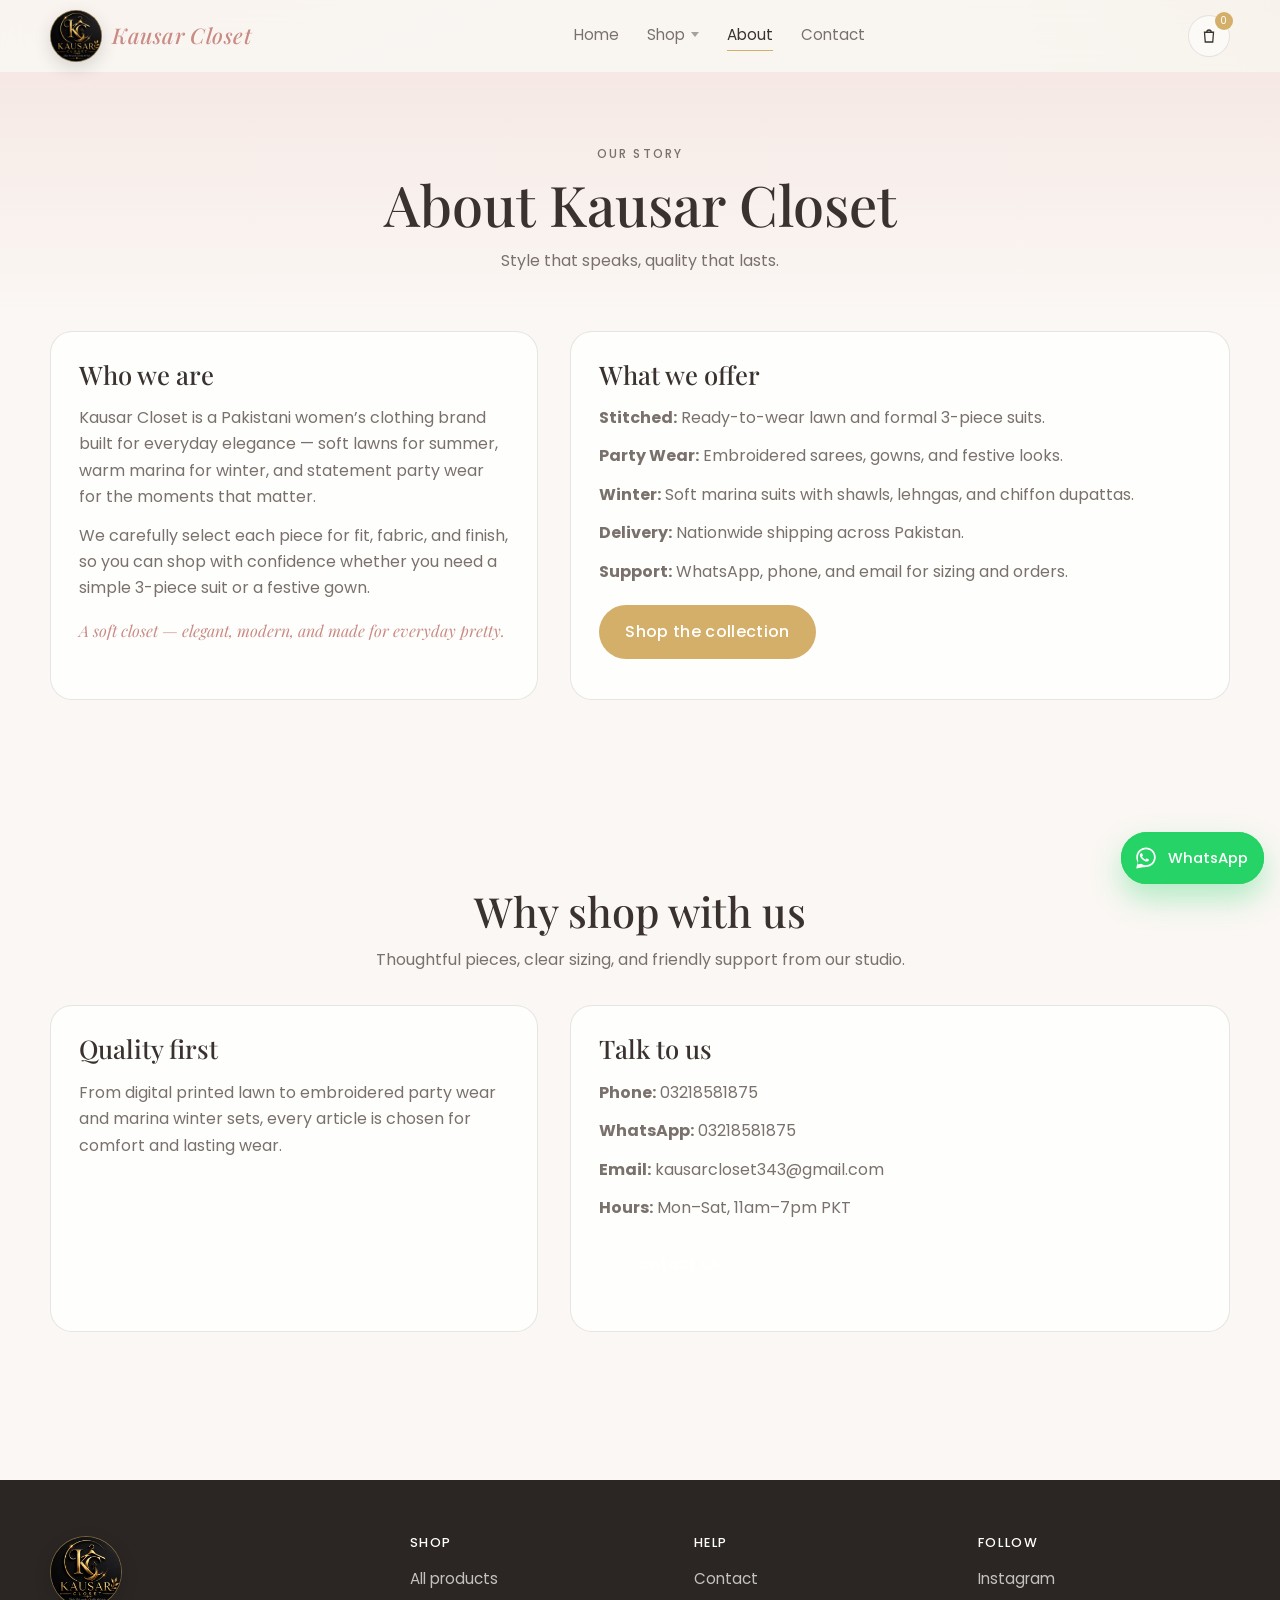
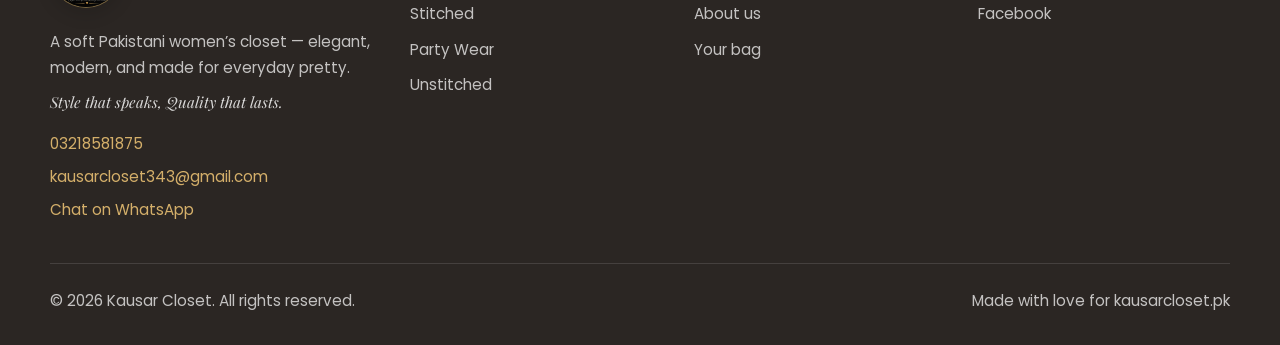
<file: about.html>
<!DOCTYPE html>
<html lang="en">
  <head>
    <!-- Google tag (gtag.js) -->
    <script async src="https://www.googletagmanager.com/gtag/js?id=G-FG3QPRJV1M"></script>
    <script>
      window.dataLayer = window.dataLayer || [];
      function gtag(){dataLayer.push(arguments);}
      gtag('js', new Date());

      gtag('config', 'G-FG3QPRJV1M');
    </script>
    <meta charset="UTF-8" />
    <meta name="viewport" content="width=device-width, initial-scale=1.0" />
    <title>About Kausar Closet | Pakistani Women's Clothing Brand</title>
    <meta
      name="description"
      content="Learn about Kausar Closet — a Pakistani women's clothing brand offering stitched dresses, party wear, and winter marina suits with nationwide delivery."
    />
    <meta name="robots" content="index, follow" />
    <meta name="author" content="Kausar Closet" />
    <link rel="canonical" href="https://kausarcloset.pk/about.html" />
    <link rel="icon" href="images/logo.png" type="image/png" />
    <meta property="og:type" content="website" />
    <meta property="og:site_name" content="Kausar Closet" />
    <meta property="og:locale" content="en_PK" />
    <meta property="og:title" content="About Kausar Closet" />
    <meta
      property="og:description"
      content="A soft Pakistani women's closet — elegant, modern, and made for everyday pretty."
    />
    <meta property="og:url" content="https://kausarcloset.pk/about.html" />
    <meta property="og:image" content="https://kausarcloset.pk/images/logo.png" />
    <meta name="twitter:card" content="summary" />
    <meta name="twitter:title" content="About Kausar Closet" />
    <meta
      name="twitter:description"
      content="A soft Pakistani women's closet — elegant, modern, and made for everyday pretty."
    />
    <link rel="preconnect" href="https://fonts.googleapis.com" />
    <link rel="preconnect" href="https://fonts.gstatic.com" crossorigin />
    <link
      href="https://fonts.googleapis.com/css2?family=Playfair+Display:wght@400;500;600&family=Poppins:wght@300;400;500;600&display=swap"
      rel="stylesheet"
    />
    <link rel="stylesheet" href="css/styles.css?v=45" />
  </head>
  <body>
    <header class="site-header">
      <nav class="navbar" aria-label="Primary">
        <a class="logo" href="index.html" aria-label="Kausar Closet home">
          <img class="logo-img" src="images/logo.png" alt="Kausar Closet" />
          <span class="logo-text">Kausar <em>Closet</em></span>
        </a>
        <ul class="nav-links" data-nav>
          <li><a href="index.html">Home</a></li>
          <li class="nav-item has-dropdown">
            <a href="shop.html" class="nav-parent" data-dropdown-toggle aria-haspopup="true" aria-expanded="false">Shop</a>
            <ul class="nav-dropdown" data-dropdown>
              <li><a href="shop.html?category=stitched">Stitched</a></li>
              <li><a href="shop.html?category=partywear">Party Wear</a></li>
              <li><a href="shop.html?category=unstitched">Unstitched</a></li>
            </ul>
          </li>
          <li><a href="about.html" aria-current="page">About</a></li>
          <li><a href="contact.html">Contact</a></li>
        </ul>
        <div class="nav-actions">
          <a class="icon-btn" href="cart.html" aria-label="Shopping bag">
            <svg width="18" height="18" viewBox="0 0 24 24" fill="none" stroke="currentColor" stroke-width="1.7">
              <path d="M6 7h12l-1 13H7L6 7z" />
              <path d="M9 7a3 3 0 0 1 6 0" />
            </svg>
            <span class="cart-count" data-cart-count>0</span>
          </a>
          <button class="nav-toggle" type="button" data-nav-toggle aria-label="Open menu" aria-expanded="false">
            <span></span><span></span><span></span>
          </button>
        </div>
      </nav>
    </header>

    <main>
      <section class="page-hero">
        <div class="container">
          <p class="eyebrow">Our story</p>
          <h1>About Kausar Closet</h1>
          <p>Style that speaks, quality that lasts.</p>
        </div>
      </section>

      <section class="section" style="padding-top: 1rem">
        <div class="container contact-grid">
          <div class="contact-card reveal">
            <h2>Who we are</h2>
            <p>
              Kausar Closet is a Pakistani women’s clothing brand built for everyday elegance —
              soft lawns for summer, warm marina for winter, and statement party wear for the
              moments that matter.
            </p>
            <p>
              We carefully select each piece for fit, fabric, and finish, so you can shop with
              confidence whether you need a simple 3-piece suit or a festive gown.
            </p>
            <p class="tagline">A soft closet — elegant, modern, and made for everyday pretty.</p>
          </div>

          <div class="contact-card reveal">
            <h2>What we offer</h2>
            <p><strong>Stitched:</strong> Ready-to-wear lawn and formal 3-piece suits.</p>
            <p><strong>Party Wear:</strong> Embroidered sarees, gowns, and festive looks.</p>
            <p><strong>Winter:</strong> Soft marina suits with shawls, lehngas, and chiffon dupattas.</p>
            <p><strong>Delivery:</strong> Nationwide shipping across Pakistan.</p>
            <p><strong>Support:</strong> WhatsApp, phone, and email for sizing and orders.</p>
            <p style="margin-top: 1.25rem">
              <a class="btn btn-primary" href="shop.html">Shop the collection</a>
            </p>
          </div>
        </div>
      </section>

      <section class="section section-tight">
        <div class="container section-head reveal">
          <h2>Why shop with us</h2>
          <p>Thoughtful pieces, clear sizing, and friendly support from our studio.</p>
        </div>
        <div class="container contact-grid">
          <aside class="contact-card reveal">
            <h2>Quality first</h2>
            <p>
              From digital printed lawn to embroidered party wear and marina winter sets, every
              article is chosen for comfort and lasting wear.
            </p>
          </aside>
          <aside class="contact-card reveal">
            <h2>Talk to us</h2>
            <p><strong>Phone:</strong> <a href="tel:03218581875">03218581875</a></p>
            <p><strong>WhatsApp:</strong> <a href="https://wa.me/923218581875" target="_blank" rel="noopener noreferrer">03218581875</a></p>
            <p><strong>Email:</strong> <a href="mailto:kausarcloset343@gmail.com">kausarcloset343@gmail.com</a></p>
            <p><strong>Hours:</strong> Mon–Sat, 11am–7pm PKT</p>
            <p style="margin-top: 1rem">
              <a class="btn btn-outline" href="contact.html">Contact us</a>
            </p>
          </aside>
        </div>
      </section>
    </main>

    <footer class="site-footer">
      <div class="container footer-grid">
        <div>
          <a class="logo logo-footer" href="index.html" aria-label="Kausar Closet home">
            <img class="logo-img" src="images/logo.png" alt="Kausar Closet" />
          </a>
          <p>A soft Pakistani women’s closet — elegant, modern, and made for everyday pretty.</p>
          <p class="footer-tagline">Style that speaks, Quality that lasts.</p>
          <ul class="footer-contact">
            <li><a href="tel:03218581875">03218581875</a></li>
            <li><a href="mailto:kausarcloset343@gmail.com">kausarcloset343@gmail.com</a></li>
            <li><a href="https://wa.me/923218581875" target="_blank" rel="noopener noreferrer">Chat on WhatsApp</a></li>
          </ul>
        </div>
        <div class="footer-col">
          <h3>Shop</h3>
          <ul>
            <li><a href="shop.html">All products</a></li>
            <li><a href="shop.html?category=stitched">Stitched</a></li>
            <li><a href="shop.html?category=partywear">Party Wear</a></li>
            <li><a href="shop.html?category=unstitched">Unstitched</a></li>
          </ul>
        </div>
        <div class="footer-col">
          <h3>Help</h3>
          <ul>
            <li><a href="contact.html">Contact</a></li>
            <li><a href="about.html">About us</a></li>
            <li><a href="cart.html">Your bag</a></li>
          </ul>
        </div>
        <div class="footer-col">
          <h3>Follow</h3>
          <ul class="social-links">
            <li>
              <a
                href="https://www.instagram.com/kausar_closet"
                target="_blank"
                rel="noopener noreferrer"
                aria-label="Instagram"
                >Instagram</a
              >
            </li>
            <li>
              <a
                href="https://www.facebook.com/share/1J52Gzczg1/?mibextid=wwXIfr"
                target="_blank"
                rel="noopener noreferrer"
                aria-label="Facebook"
                >Facebook</a
              >
            </li>
          </ul>
        </div>
      </div>
      <div class="container footer-bottom">
        <p>© <span data-year></span> Kausar Closet. All rights reserved.</p>
        <p>Made with love for kausarcloset.pk</p>
      </div>
    </footer>

    <script src="js/seo.js?v=45"></script>
    <script src="js/data.js?v=45"></script>
    <script src="js/cart.js?v=45"></script>
    <script src="js/main.js?v=45"></script>
    <a
      class="whatsapp-float"
      href="https://wa.me/923218581875?text=Hi%20Kausar%20Closet%2C%20I%20have%20a%20question"
      target="_blank"
      rel="noopener noreferrer"
      aria-label="Chat on WhatsApp"
    >
      <svg viewBox="0 0 32 32" aria-hidden="true">
        <path
          fill="currentColor"
          d="M19.11 17.43c-.28-.14-1.64-.81-1.9-.9-.25-.1-.44-.14-.63.14-.18.27-.72.9-.88 1.08-.16.18-.33.2-.6.07-.28-.14-1.16-.43-2.21-1.36-.82-.73-1.37-1.63-1.53-1.9-.16-.28-.02-.43.12-.57.12-.12.28-.33.41-.49.14-.16.18-.28.28-.46.09-.18.05-.35-.02-.49-.07-.14-.63-1.51-.86-2.07-.23-.55-.46-.47-.63-.48h-.54c-.18 0-.49.07-.74.35-.25.28-.97.95-.97 2.31s.99 2.68 1.13 2.86c.14.18 1.95 2.98 4.72 4.18 1.76.76 2.36.76 3.2.64.5-.07 1.64-.67 1.87-1.32.23-.65.23-1.2.16-1.32-.07-.11-.25-.18-.53-.32z"
        />
        <path
          fill="currentColor"
          d="M16.02 3C9.4 3 4.02 8.37 4.02 15c0 2.2.6 4.25 1.64 6.03L4 29l8.17-1.6A11.9 11.9 0 0 0 16.02 27C22.65 27 28 21.63 28 15S22.65 3 16.02 3zm0 21.82c-1.95 0-3.76-.56-5.3-1.53l-.38-.23-4.85.95 1-4.72-.25-.4A9.76 9.76 0 0 1 6.2 15c0-5.42 4.4-9.82 9.82-9.82s9.82 4.4 9.82 9.82-4.4 9.82-9.82 9.82z"
        />
      </svg>
      <span>WhatsApp</span>
    </a>
  </body>
</html>
</file>
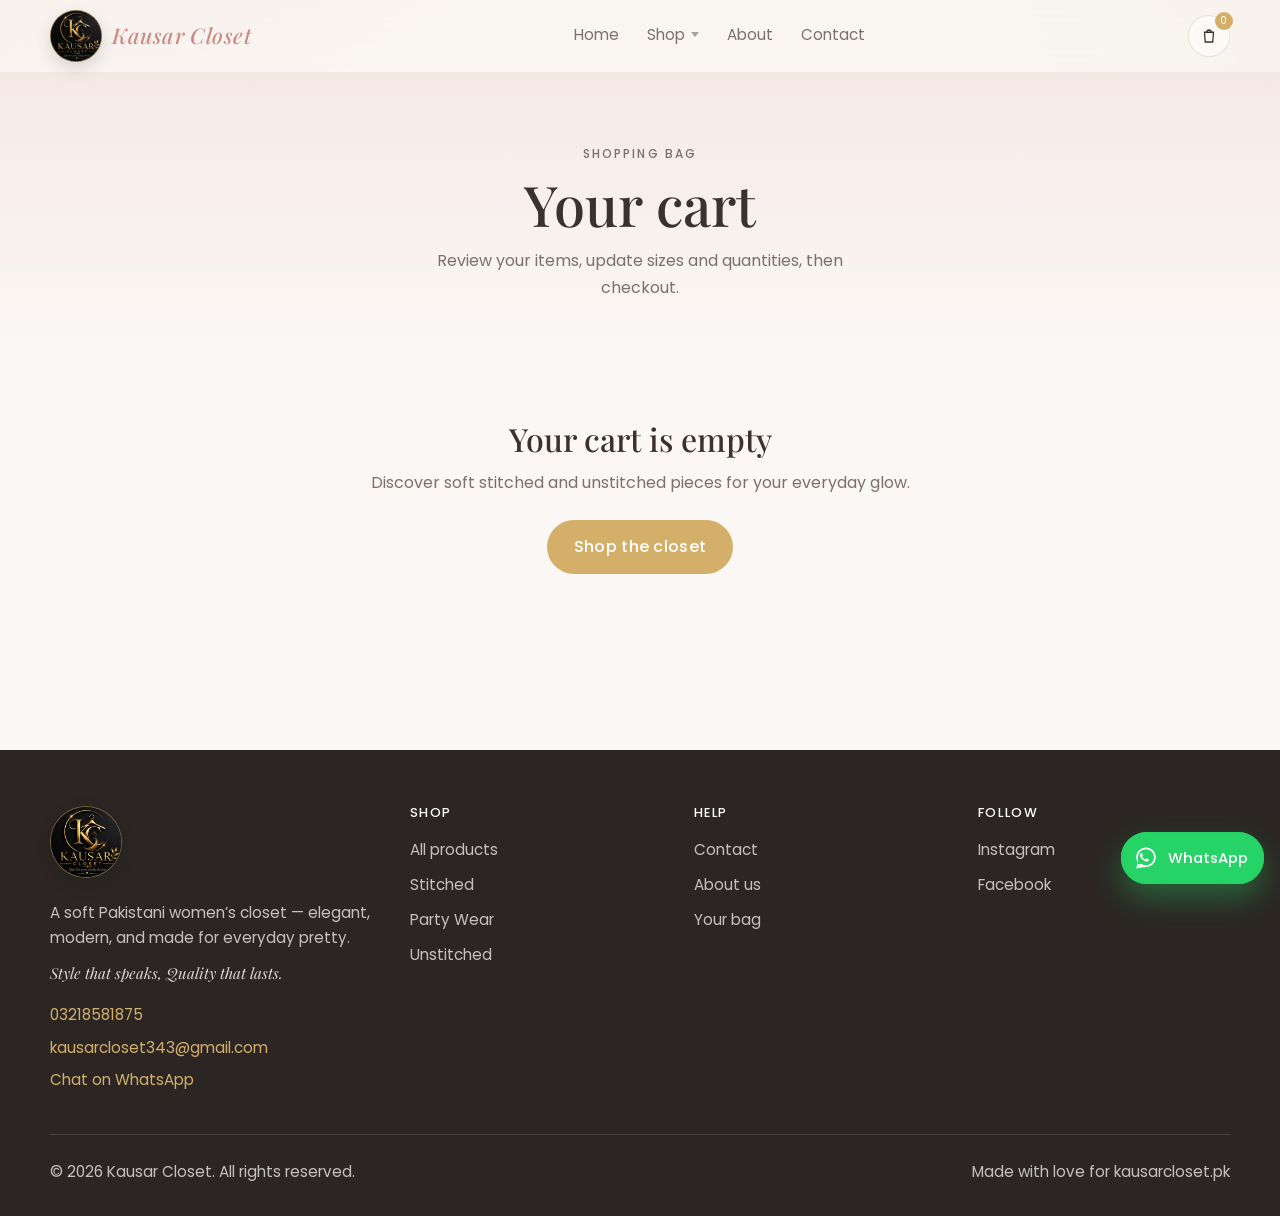
<file: cart.html>
<!DOCTYPE html>
<html lang="en">
  <head>
    <!-- Google tag (gtag.js) -->
    <script async src="https://www.googletagmanager.com/gtag/js?id=G-FG3QPRJV1M"></script>
    <script>
      window.dataLayer = window.dataLayer || [];
      function gtag(){dataLayer.push(arguments);}
      gtag('js', new Date());

      gtag('config', 'G-FG3QPRJV1M');
    </script>
    <meta charset="UTF-8" />
    <meta name="viewport" content="width=device-width, initial-scale=1.0" />
    <title>Your Cart | Kausar Closet</title>
    <meta name="description" content="Review your Kausar Closet bag and proceed to checkout." />
    <meta name="robots" content="noindex, nofollow" />
    <link rel="icon" href="images/logo.png" type="image/png" />
    <link rel="preconnect" href="https://fonts.googleapis.com" />
    <link rel="preconnect" href="https://fonts.gstatic.com" crossorigin />
    <link
      href="https://fonts.googleapis.com/css2?family=Playfair+Display:wght@400;500;600&family=Poppins:wght@300;400;500;600&display=swap"
      rel="stylesheet"
    />
    <link rel="stylesheet" href="css/styles.css?v=45" />
  </head>
  <body>
    <header class="site-header">
      <nav class="navbar" aria-label="Primary">
        <a class="logo" href="index.html" aria-label="Kausar Closet home">
          <img class="logo-img" src="images/logo.png" alt="Kausar Closet" />
          <span class="logo-text">Kausar <em>Closet</em></span>
        </a>
        <ul class="nav-links" data-nav>
          <li><a href="index.html">Home</a></li>
          <li class="nav-item has-dropdown">
            <a href="shop.html" class="nav-parent" data-dropdown-toggle aria-haspopup="true" aria-expanded="false">Shop</a>
            <ul class="nav-dropdown" data-dropdown>
              <li><a href="shop.html?category=stitched">Stitched</a></li>
              <li><a href="shop.html?category=partywear">Party Wear</a></li>
              <li><a href="shop.html?category=unstitched">Unstitched</a></li>
            </ul>
          </li>
          <li><a href="about.html">About</a></li>
          <li><a href="contact.html">Contact</a></li>
        </ul>
        <div class="nav-actions">
          <a class="icon-btn" href="cart.html" aria-label="Shopping bag" aria-current="page">
            <svg width="18" height="18" viewBox="0 0 24 24" fill="none" stroke="currentColor" stroke-width="1.7">
              <path d="M6 7h12l-1 13H7L6 7z" />
              <path d="M9 7a3 3 0 0 1 6 0" />
            </svg>
            <span class="cart-count" data-cart-count>0</span>
          </a>
          <button class="nav-toggle" type="button" data-nav-toggle aria-label="Open menu" aria-expanded="false">
            <span></span><span></span><span></span>
          </button>
        </div>
      </nav>
    </header>

    <main>
      <section class="page-hero">
        <div class="container">
          <p class="eyebrow">Shopping bag</p>
          <h1>Your cart</h1>
          <p>Review your items, update sizes and quantities, then checkout.</p>
        </div>
      </section>

      <section class="section" style="padding-top: 1rem">
        <div class="container" data-cart-root></div>
      </section>
    </main>

    <footer class="site-footer">
      <div class="container footer-grid">
        <div>
          <a class="logo logo-footer" href="index.html" aria-label="Kausar Closet home">
            <img class="logo-img" src="images/logo.png" alt="Kausar Closet" />
          </a>
          <p>A soft Pakistani women’s closet — elegant, modern, and made for everyday pretty.</p>
          <p class="footer-tagline">Style that speaks, Quality that lasts.</p>
          <ul class="footer-contact">
            <li><a href="tel:03218581875">03218581875</a></li>
            <li><a href="mailto:kausarcloset343@gmail.com">kausarcloset343@gmail.com</a></li>
            <li><a href="https://wa.me/923218581875" target="_blank" rel="noopener noreferrer">Chat on WhatsApp</a></li>
          </ul>
        </div>
        <div class="footer-col">
          <h3>Shop</h3>
          <ul>
            <li><a href="shop.html">All products</a></li>
            <li><a href="shop.html?category=stitched">Stitched</a></li>
            <li><a href="shop.html?category=partywear">Party Wear</a></li>
            <li><a href="shop.html?category=unstitched">Unstitched</a></li>
          </ul>
        </div>
        <div class="footer-col">
          <h3>Help</h3>
          <ul>
            <li><a href="contact.html">Contact</a></li>
            <li><a href="about.html">About us</a></li>
            <li><a href="cart.html">Your bag</a></li>
          </ul>
        </div>
        <div class="footer-col">
          <h3>Follow</h3>
          <ul class="social-links">
            <li>
              <a
                href="https://www.instagram.com/kausar_closet"
                target="_blank"
                rel="noopener noreferrer"
                aria-label="Instagram"
                >Instagram</a
              >
            </li>
            <li>
              <a
                href="https://www.facebook.com/share/1J52Gzczg1/?mibextid=wwXIfr"
                target="_blank"
                rel="noopener noreferrer"
                aria-label="Facebook"
                >Facebook</a
              >
            </li>
          </ul>
        </div>
      </div>
      <div class="container footer-bottom">
        <p>© <span data-year></span> Kausar Closet. All rights reserved.</p>
        <p>Made with love for kausarcloset.pk</p>
      </div>
    </footer>

    <div class="toast" data-toast role="status" aria-live="polite"></div>

    <script src="js/seo.js?v=45"></script>
    <script src="js/data.js?v=45"></script>
    <script src="js/cart.js?v=45"></script>
    <script src="js/main.js?v=45"></script>
    <a
      class="whatsapp-float"
      href="https://wa.me/923218581875?text=Hi%20Kausar%20Closet%2C%20I%20have%20a%20question"
      target="_blank"
      rel="noopener noreferrer"
      aria-label="Chat on WhatsApp"
    >
      <svg viewBox="0 0 32 32" aria-hidden="true">
        <path
          fill="currentColor"
          d="M19.11 17.43c-.28-.14-1.64-.81-1.9-.9-.25-.1-.44-.14-.63.14-.18.27-.72.9-.88 1.08-.16.18-.33.2-.6.07-.28-.14-1.16-.43-2.21-1.36-.82-.73-1.37-1.63-1.53-1.9-.16-.28-.02-.43.12-.57.12-.12.28-.33.41-.49.14-.16.18-.28.28-.46.09-.18.05-.35-.02-.49-.07-.14-.63-1.51-.86-2.07-.23-.55-.46-.47-.63-.48h-.54c-.18 0-.49.07-.74.35-.25.28-.97.95-.97 2.31s.99 2.68 1.13 2.86c.14.18 1.95 2.98 4.72 4.18 1.76.76 2.36.76 3.2.64.5-.07 1.64-.67 1.87-1.32.23-.65.23-1.2.16-1.32-.07-.11-.25-.18-.53-.32z"
        />
        <path
          fill="currentColor"
          d="M16.02 3C9.4 3 4.02 8.37 4.02 15c0 2.2.6 4.25 1.64 6.03L4 29l8.17-1.6A11.9 11.9 0 0 0 16.02 27C22.65 27 28 21.63 28 15S22.65 3 16.02 3zm0 21.82c-1.95 0-3.76-.56-5.3-1.53l-.38-.23-4.85.95 1-4.72-.25-.4A9.76 9.76 0 0 1 6.2 15c0-5.42 4.4-9.82 9.82-9.82s9.82 4.4 9.82 9.82-4.4 9.82-9.82 9.82z"
        />
      </svg>
      <span>WhatsApp</span>
    </a>
  </body>
</html>
</file>
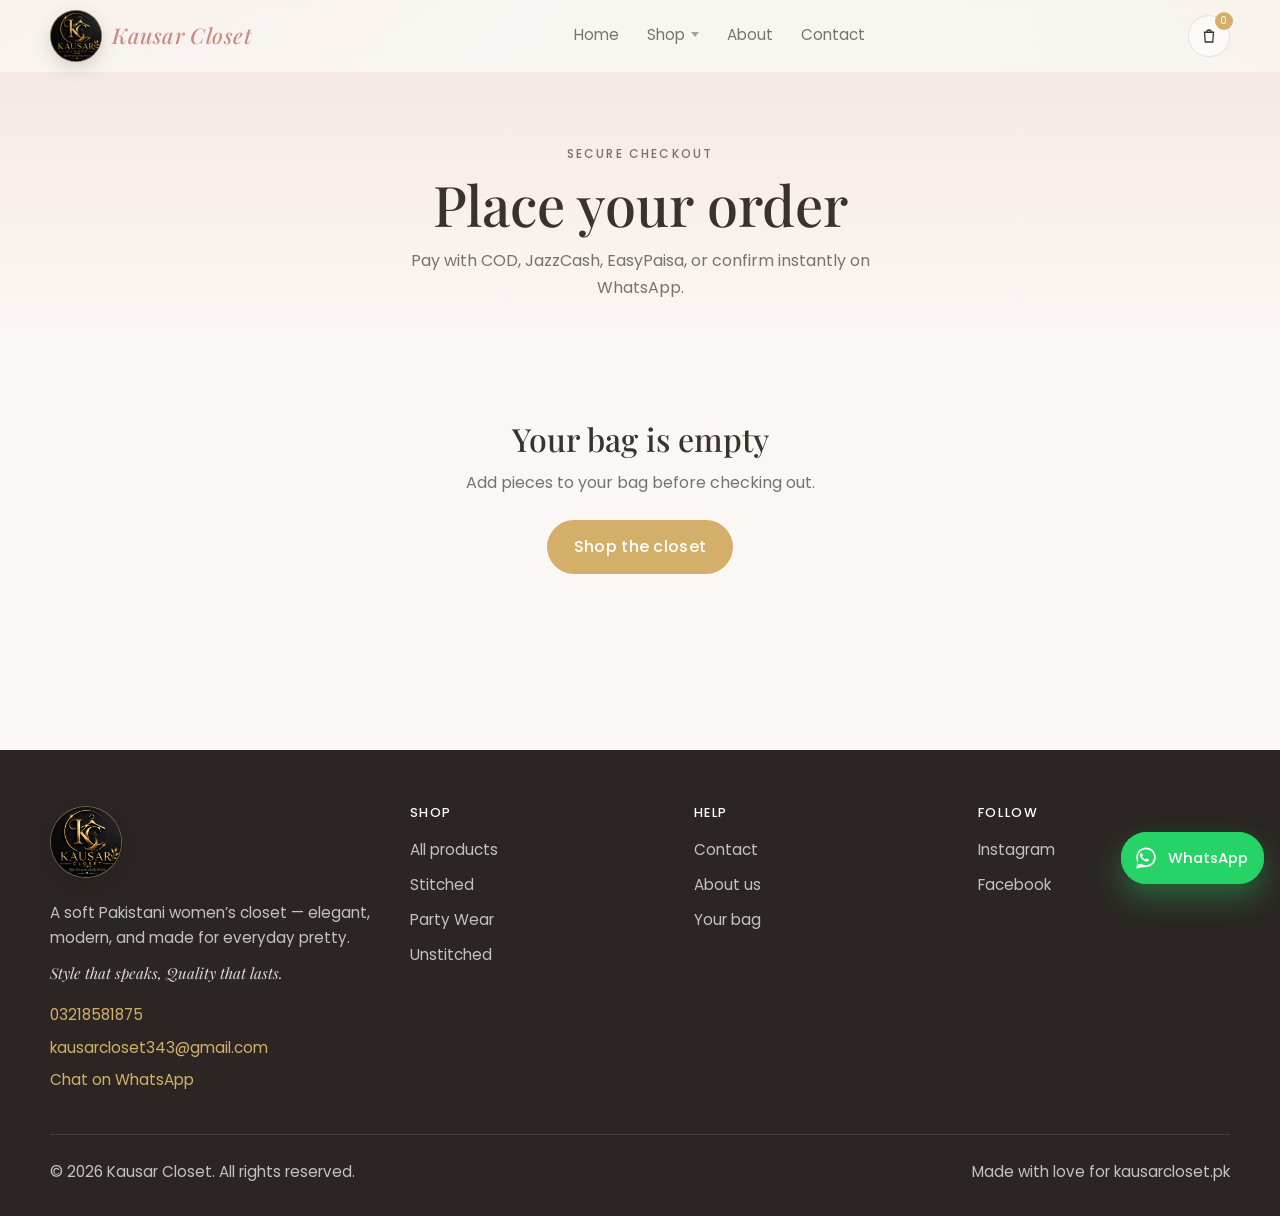
<file: checkout.html>
<!DOCTYPE html>
<html lang="en">
  <head>
    <!-- Google tag (gtag.js) -->
    <script async src="https://www.googletagmanager.com/gtag/js?id=G-FG3QPRJV1M"></script>
    <script>
      window.dataLayer = window.dataLayer || [];
      function gtag(){dataLayer.push(arguments);}
      gtag('js', new Date());

      gtag('config', 'G-FG3QPRJV1M');
    </script>
    <meta charset="UTF-8" />
    <meta name="viewport" content="width=device-width, initial-scale=1.0" />
    <title>Checkout | Kausar Closet</title>
    <meta name="description" content="Secure checkout for Kausar Closet — COD, JazzCash, EasyPaisa, or WhatsApp order." />
    <meta name="robots" content="noindex, nofollow" />
    <link rel="icon" href="images/logo.png" type="image/png" />
    <link rel="preconnect" href="https://fonts.googleapis.com" />
    <link rel="preconnect" href="https://fonts.gstatic.com" crossorigin />
    <link
      href="https://fonts.googleapis.com/css2?family=Playfair+Display:wght@400;500;600&family=Poppins:wght@300;400;500;600&display=swap"
      rel="stylesheet"
    />
    <link rel="stylesheet" href="css/styles.css?v=45" />
  </head>
  <body>
    <header class="site-header">
      <nav class="navbar" aria-label="Primary">
        <a class="logo" href="index.html" aria-label="Kausar Closet home">
          <img class="logo-img" src="images/logo.png" alt="Kausar Closet" />
          <span class="logo-text">Kausar <em>Closet</em></span>
        </a>
        <ul class="nav-links" data-nav>
          <li><a href="index.html">Home</a></li>
          <li class="nav-item has-dropdown">
            <a href="shop.html" class="nav-parent" data-dropdown-toggle aria-haspopup="true" aria-expanded="false">Shop</a>
            <ul class="nav-dropdown" data-dropdown>
              <li><a href="shop.html?category=stitched">Stitched</a></li>
              <li><a href="shop.html?category=partywear">Party Wear</a></li>
              <li><a href="shop.html?category=unstitched">Unstitched</a></li>
            </ul>
          </li>
          <li><a href="about.html">About</a></li>
          <li><a href="contact.html">Contact</a></li>
        </ul>
        <div class="nav-actions">
          <a class="icon-btn" href="cart.html" aria-label="Shopping bag">
            <svg width="18" height="18" viewBox="0 0 24 24" fill="none" stroke="currentColor" stroke-width="1.7">
              <path d="M6 7h12l-1 13H7L6 7z" />
              <path d="M9 7a3 3 0 0 1 6 0" />
            </svg>
            <span class="cart-count" data-cart-count>0</span>
          </a>
          <button class="nav-toggle" type="button" data-nav-toggle aria-label="Open menu" aria-expanded="false">
            <span></span><span></span><span></span>
          </button>
        </div>
      </nav>
    </header>

    <main>
      <section class="page-hero">
        <div class="container">
          <p class="eyebrow">Secure checkout</p>
          <h1>Place your order</h1>
          <p>Pay with COD, JazzCash, EasyPaisa, or confirm instantly on WhatsApp.</p>
        </div>
      </section>

      <section class="section" style="padding-top: 1rem">
        <div class="container" data-checkout-root></div>
      </section>
    </main>

    <footer class="site-footer">
      <div class="container footer-grid">
        <div>
          <a class="logo logo-footer" href="index.html" aria-label="Kausar Closet home">
            <img class="logo-img" src="images/logo.png" alt="Kausar Closet" />
          </a>
          <p>A soft Pakistani women’s closet — elegant, modern, and made for everyday pretty.</p>
          <p class="footer-tagline">Style that speaks, Quality that lasts.</p>
          <ul class="footer-contact">
            <li><a href="tel:03218581875">03218581875</a></li>
            <li><a href="mailto:kausarcloset343@gmail.com">kausarcloset343@gmail.com</a></li>
            <li><a href="https://wa.me/923218581875" target="_blank" rel="noopener noreferrer">Chat on WhatsApp</a></li>
          </ul>
        </div>
        <div class="footer-col">
          <h3>Shop</h3>
          <ul>
            <li><a href="shop.html">All products</a></li>
            <li><a href="shop.html?category=stitched">Stitched</a></li>
            <li><a href="shop.html?category=partywear">Party Wear</a></li>
            <li><a href="shop.html?category=unstitched">Unstitched</a></li>
          </ul>
        </div>
        <div class="footer-col">
          <h3>Help</h3>
          <ul>
            <li><a href="contact.html">Contact</a></li>
            <li><a href="about.html">About us</a></li>
            <li><a href="cart.html">Your bag</a></li>
          </ul>
        </div>
        <div class="footer-col">
          <h3>Follow</h3>
          <ul class="social-links">
            <li>
              <a href="https://www.instagram.com/kausar_closet" target="_blank" rel="noopener noreferrer" aria-label="Instagram"
                >Instagram</a
              >
            </li>
            <li>
              <a
                href="https://www.facebook.com/share/1J52Gzczg1/?mibextid=wwXIfr"
                target="_blank"
                rel="noopener noreferrer"
                aria-label="Facebook"
                >Facebook</a
              >
            </li>
          </ul>
        </div>
      </div>
      <div class="container footer-bottom">
        <p>© <span data-year></span> Kausar Closet. All rights reserved.</p>
        <p>Made with love for kausarcloset.pk</p>
      </div>
    </footer>

    <script src="js/seo.js?v=45"></script>
    <script src="js/data.js?v=45"></script>
    <script src="js/cart.js?v=45"></script>
    <script src="js/main.js?v=45"></script>
    <script src="js/checkout.js?v=45"></script>
    <a
      class="whatsapp-float"
      href="https://wa.me/923218581875?text=Hi%20Kausar%20Closet%2C%20I%20have%20a%20question"
      target="_blank"
      rel="noopener noreferrer"
      aria-label="Chat on WhatsApp"
    >
      <svg viewBox="0 0 32 32" aria-hidden="true">
        <path
          fill="currentColor"
          d="M19.11 17.43c-.28-.14-1.64-.81-1.9-.9-.25-.1-.44-.14-.63.14-.18.27-.72.9-.88 1.08-.16.18-.33.2-.6.07-.28-.14-1.16-.43-2.21-1.36-.82-.73-1.37-1.63-1.53-1.9-.16-.28-.02-.43.12-.57.12-.12.28-.33.41-.49.14-.16.18-.28.28-.46.09-.18.05-.35-.02-.49-.07-.14-.63-1.51-.86-2.07-.23-.55-.46-.47-.63-.48h-.54c-.18 0-.49.07-.74.35-.25.28-.97.95-.97 2.31s.99 2.68 1.13 2.86c.14.18 1.95 2.98 4.72 4.18 1.76.76 2.36.76 3.2.64.5-.07 1.64-.67 1.87-1.32.23-.65.23-1.2.16-1.32-.07-.11-.25-.18-.53-.32z"
        />
        <path
          fill="currentColor"
          d="M16.02 3C9.4 3 4.02 8.37 4.02 15c0 2.2.6 4.25 1.64 6.03L4 29l8.17-1.6A11.9 11.9 0 0 0 16.02 27C22.65 27 28 21.63 28 15S22.65 3 16.02 3zm0 21.82c-1.95 0-3.76-.56-5.3-1.53l-.38-.23-4.85.95 1-4.72-.25-.4A9.76 9.76 0 0 1 6.2 15c0-5.42 4.4-9.82 9.82-9.82s9.82 4.4 9.82 9.82-4.4 9.82-9.82 9.82z"
        />
      </svg>
      <span>WhatsApp</span>
    </a>
  </body>
</html>
</file>
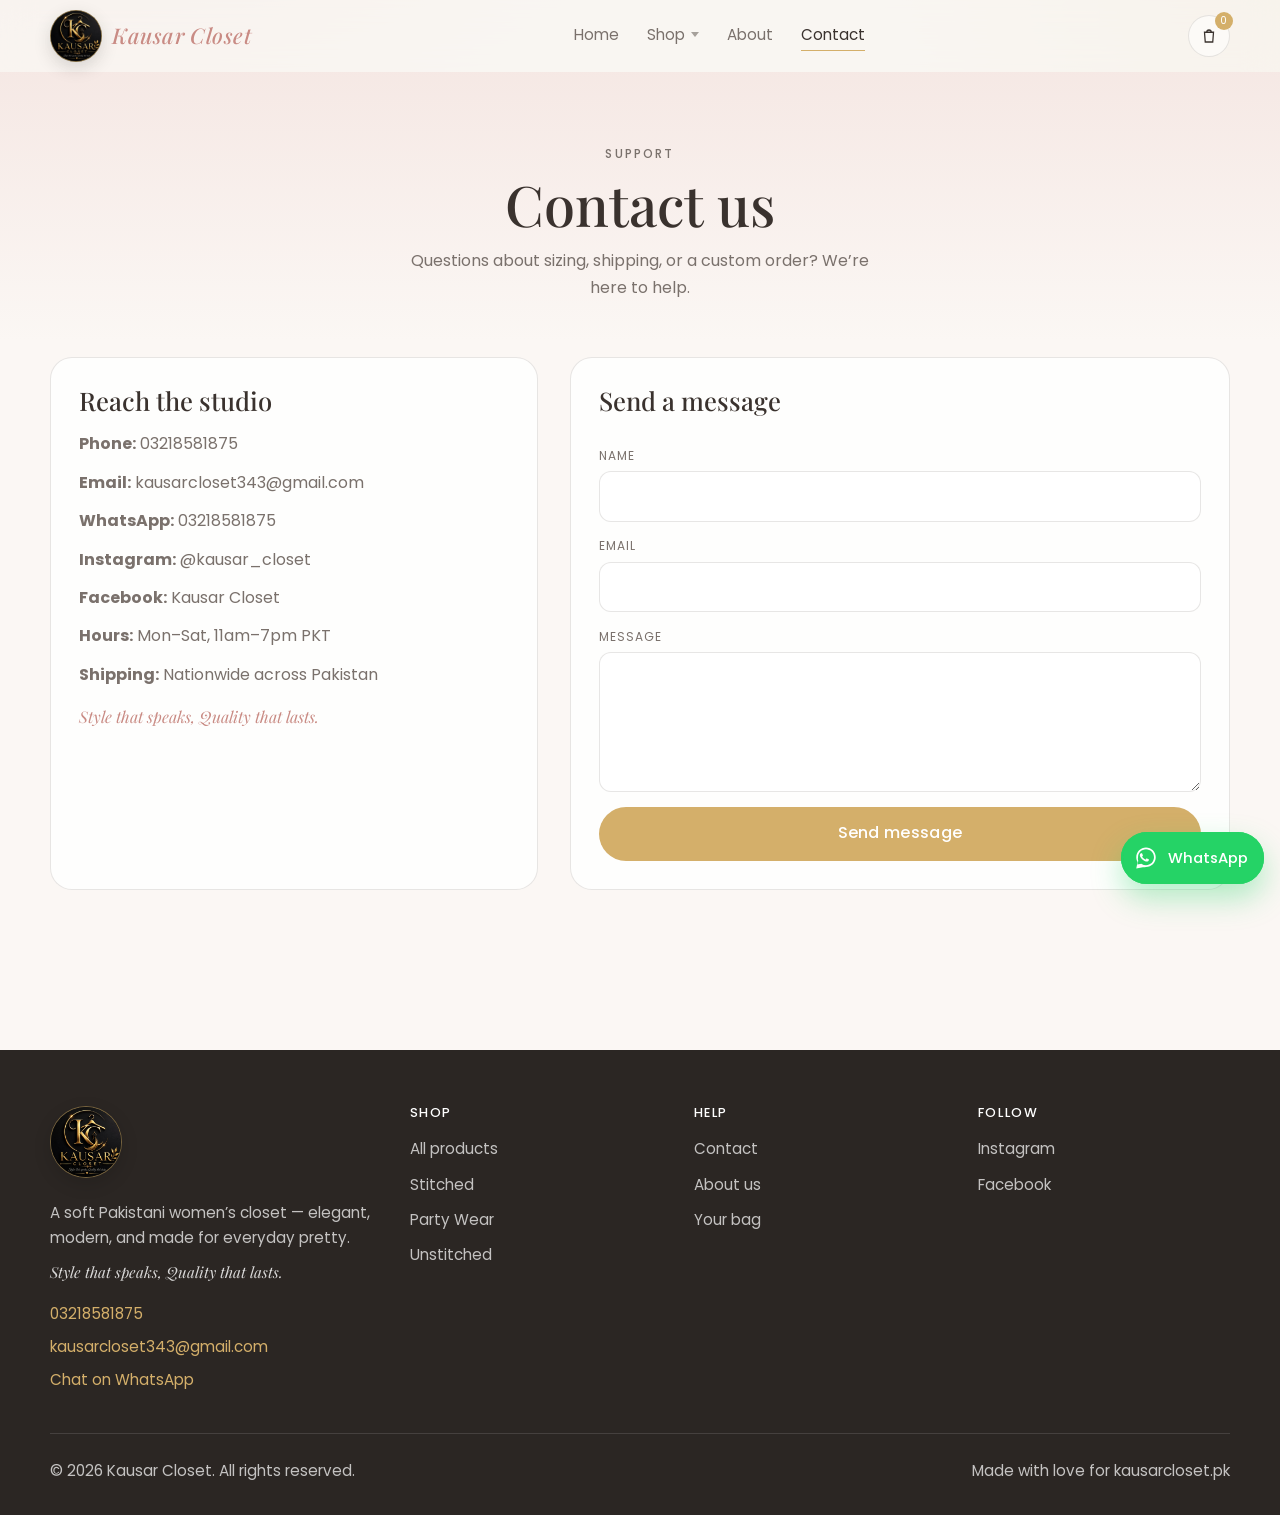
<file: contact.html>
<!DOCTYPE html>
<html lang="en">
  <head>
    <!-- Google tag (gtag.js) -->
    <script async src="https://www.googletagmanager.com/gtag/js?id=G-FG3QPRJV1M"></script>
    <script>
      window.dataLayer = window.dataLayer || [];
      function gtag(){dataLayer.push(arguments);}
      gtag('js', new Date());

      gtag('config', 'G-FG3QPRJV1M');
    </script>
    <meta charset="UTF-8" />
    <meta name="viewport" content="width=device-width, initial-scale=1.0" />
    <title>Contact Kausar Closet | Orders, Sizing &amp; Support</title>
    <meta
      name="description"
      content="Contact Kausar Closet via WhatsApp, phone, or email. Get help with orders, sizing, and delivery anywhere in Pakistan."
    />
    <meta name="robots" content="index, follow" />
    <meta name="author" content="Kausar Closet" />
    <link rel="canonical" href="https://kausarcloset.pk/contact.html" />
    <link rel="icon" href="images/logo.png" type="image/png" />
    <meta property="og:type" content="website" />
    <meta property="og:site_name" content="Kausar Closet" />
    <meta property="og:locale" content="en_PK" />
    <meta property="og:title" content="Contact Kausar Closet" />
    <meta property="og:description" content="WhatsApp, phone, or email — we're here to help with your order." />
    <meta property="og:url" content="https://kausarcloset.pk/contact.html" />
    <meta property="og:image" content="https://kausarcloset.pk/images/logo.png" />
    <meta name="twitter:card" content="summary" />
    <meta name="twitter:title" content="Contact Kausar Closet" />
    <meta name="twitter:description" content="WhatsApp, phone, or email — we're here to help with your order." />
    <link rel="preconnect" href="https://fonts.googleapis.com" />
    <link rel="preconnect" href="https://fonts.gstatic.com" crossorigin />
    <link
      href="https://fonts.googleapis.com/css2?family=Playfair+Display:wght@400;500;600&family=Poppins:wght@300;400;500;600&display=swap"
      rel="stylesheet"
    />
    <link rel="stylesheet" href="css/styles.css" />
  </head>
  <body>
    <header class="site-header">
      <nav class="navbar" aria-label="Primary">
        <a class="logo" href="index.html" aria-label="Kausar Closet home">
          <img class="logo-img" src="images/logo.png" alt="Kausar Closet" />
          <span class="logo-text">Kausar <em>Closet</em></span>
        </a>
        <ul class="nav-links" data-nav>
          <li><a href="index.html">Home</a></li>
          <li class="nav-item has-dropdown">
            <a href="shop.html" class="nav-parent" data-dropdown-toggle aria-haspopup="true" aria-expanded="false">Shop</a>
            <ul class="nav-dropdown" data-dropdown>
              <li><a href="shop.html?category=stitched">Stitched</a></li>
              <li><a href="shop.html?category=partywear">Party Wear</a></li>
              <li><a href="shop.html?category=unstitched">Unstitched</a></li>
            </ul>
          </li>
          <li><a href="about.html">About</a></li>
          <li><a href="contact.html" aria-current="page">Contact</a></li>
        </ul>
        <div class="nav-actions">
          <a class="icon-btn" href="cart.html" aria-label="Shopping bag">
            <svg width="18" height="18" viewBox="0 0 24 24" fill="none" stroke="currentColor" stroke-width="1.7">
              <path d="M6 7h12l-1 13H7L6 7z" />
              <path d="M9 7a3 3 0 0 1 6 0" />
            </svg>
            <span class="cart-count" data-cart-count>0</span>
          </a>
          <button class="nav-toggle" type="button" data-nav-toggle aria-label="Open menu" aria-expanded="false">
            <span></span><span></span><span></span>
          </button>
        </div>
      </nav>
    </header>

    <main>
      <section class="page-hero">
        <div class="container">
          <p class="eyebrow">Support</p>
          <h1>Contact us</h1>
          <p>Questions about sizing, shipping, or a custom order? We’re here to help.</p>
        </div>
      </section>

      <section class="section" style="padding-top: 1rem">
        <div class="container contact-grid">
          <aside class="contact-card reveal">
            <h2>Reach the studio</h2>
            <p><strong>Phone:</strong> <a href="tel:03218581875">03218581875</a></p>
            <p><strong>Email:</strong> <a href="mailto:kausarcloset343@gmail.com">kausarcloset343@gmail.com</a></p>
            <p><strong>WhatsApp:</strong> <a href="https://wa.me/923218581875" target="_blank" rel="noopener noreferrer">03218581875</a></p>
            <p>
              <strong>Instagram:</strong>
              <a href="https://www.instagram.com/kausar_closet" target="_blank" rel="noopener noreferrer">@kausar_closet</a>
            </p>
            <p>
              <strong>Facebook:</strong>
              <a href="https://www.facebook.com/share/1J52Gzczg1/?mibextid=wwXIfr" target="_blank" rel="noopener noreferrer"
                >Kausar Closet</a
              >
            </p>
            <p><strong>Hours:</strong> Mon–Sat, 11am–7pm PKT</p>
            <p><strong>Shipping:</strong> Nationwide across Pakistan</p>
            <p class="tagline">Style that speaks, Quality that lasts.</p>
          </aside>

          <form class="contact-form reveal" data-contact-form>
            <h2>Send a message</h2>
            <div class="field">
              <label for="name">Name</label>
              <input id="name" name="name" type="text" required autocomplete="name" />
            </div>
            <div class="field">
              <label for="email">Email</label>
              <input id="email" name="email" type="email" required autocomplete="email" />
            </div>
            <div class="field">
              <label for="message">Message</label>
              <textarea id="message" name="message" required></textarea>
            </div>
            <button class="btn btn-primary" type="submit">Send message</button>
          </form>
        </div>
      </section>
    </main>

    <footer class="site-footer">
      <div class="container footer-grid">
        <div>
          <a class="logo logo-footer" href="index.html" aria-label="Kausar Closet home">
            <img class="logo-img" src="images/logo.png" alt="Kausar Closet" />
          </a>
          <p>A soft Pakistani women’s closet — elegant, modern, and made for everyday pretty.</p>
          <p class="footer-tagline">Style that speaks, Quality that lasts.</p>
          <ul class="footer-contact">
            <li><a href="tel:03218581875">03218581875</a></li>
            <li><a href="mailto:kausarcloset343@gmail.com">kausarcloset343@gmail.com</a></li>
            <li><a href="https://wa.me/923218581875" target="_blank" rel="noopener noreferrer">Chat on WhatsApp</a></li>
          </ul>
        </div>
        <div class="footer-col">
          <h3>Shop</h3>
          <ul>
            <li><a href="shop.html">All products</a></li>
            <li><a href="shop.html?category=stitched">Stitched</a></li>
            <li><a href="shop.html?category=partywear">Party Wear</a></li>
            <li><a href="shop.html?category=unstitched">Unstitched</a></li>
          </ul>
        </div>
        <div class="footer-col">
          <h3>Help</h3>
          <ul>
            <li><a href="contact.html">Contact</a></li>
            <li><a href="about.html">About us</a></li>
            <li><a href="cart.html">Your bag</a></li>
          </ul>
        </div>
        <div class="footer-col">
          <h3>Follow</h3>
          <ul class="social-links">
            <li>
              <a
                href="https://www.instagram.com/kausar_closet"
                target="_blank"
                rel="noopener noreferrer"
                aria-label="Instagram"
                >Instagram</a
              >
            </li>
            <li>
              <a
                href="https://www.facebook.com/share/1J52Gzczg1/?mibextid=wwXIfr"
                target="_blank"
                rel="noopener noreferrer"
                aria-label="Facebook"
                >Facebook</a
              >
            </li>
          </ul>
        </div>
      </div>
      <div class="container footer-bottom">
        <p>© <span data-year></span> Kausar Closet. All rights reserved.</p>
        <p>Made with love for kausarcloset.pk</p>
      </div>
    </footer>

    <script src="js/seo.js?v=25"></script>
    <script src="js/data.js?v=25"></script>
    <script src="js/cart.js?v=25"></script>
    <script src="js/main.js?v=25"></script>
    <a
      class="whatsapp-float"
      href="https://wa.me/923218581875?text=Hi%20Kausar%20Closet%2C%20I%20have%20a%20question"
      target="_blank"
      rel="noopener noreferrer"
      aria-label="Chat on WhatsApp"
    >
      <svg viewBox="0 0 32 32" aria-hidden="true">
        <path
          fill="currentColor"
          d="M19.11 17.43c-.28-.14-1.64-.81-1.9-.9-.25-.1-.44-.14-.63.14-.18.27-.72.9-.88 1.08-.16.18-.33.2-.6.07-.28-.14-1.16-.43-2.21-1.36-.82-.73-1.37-1.63-1.53-1.9-.16-.28-.02-.43.12-.57.12-.12.28-.33.41-.49.14-.16.18-.28.28-.46.09-.18.05-.35-.02-.49-.07-.14-.63-1.51-.86-2.07-.23-.55-.46-.47-.63-.48h-.54c-.18 0-.49.07-.74.35-.25.28-.97.95-.97 2.31s.99 2.68 1.13 2.86c.14.18 1.95 2.98 4.72 4.18 1.76.76 2.36.76 3.2.64.5-.07 1.64-.67 1.87-1.32.23-.65.23-1.2.16-1.32-.07-.11-.25-.18-.53-.32z"
        />
        <path
          fill="currentColor"
          d="M16.02 3C9.4 3 4.02 8.37 4.02 15c0 2.2.6 4.25 1.64 6.03L4 29l8.17-1.6A11.9 11.9 0 0 0 16.02 27C22.65 27 28 21.63 28 15S22.65 3 16.02 3zm0 21.82c-1.95 0-3.76-.56-5.3-1.53l-.38-.23-4.85.95 1-4.72-.25-.4A9.76 9.76 0 0 1 6.2 15c0-5.42 4.4-9.82 9.82-9.82s9.82 4.4 9.82 9.82-4.4 9.82-9.82 9.82z"
        />
      </svg>
      <span>WhatsApp</span>
    </a>
  </body>
</html>
</file>
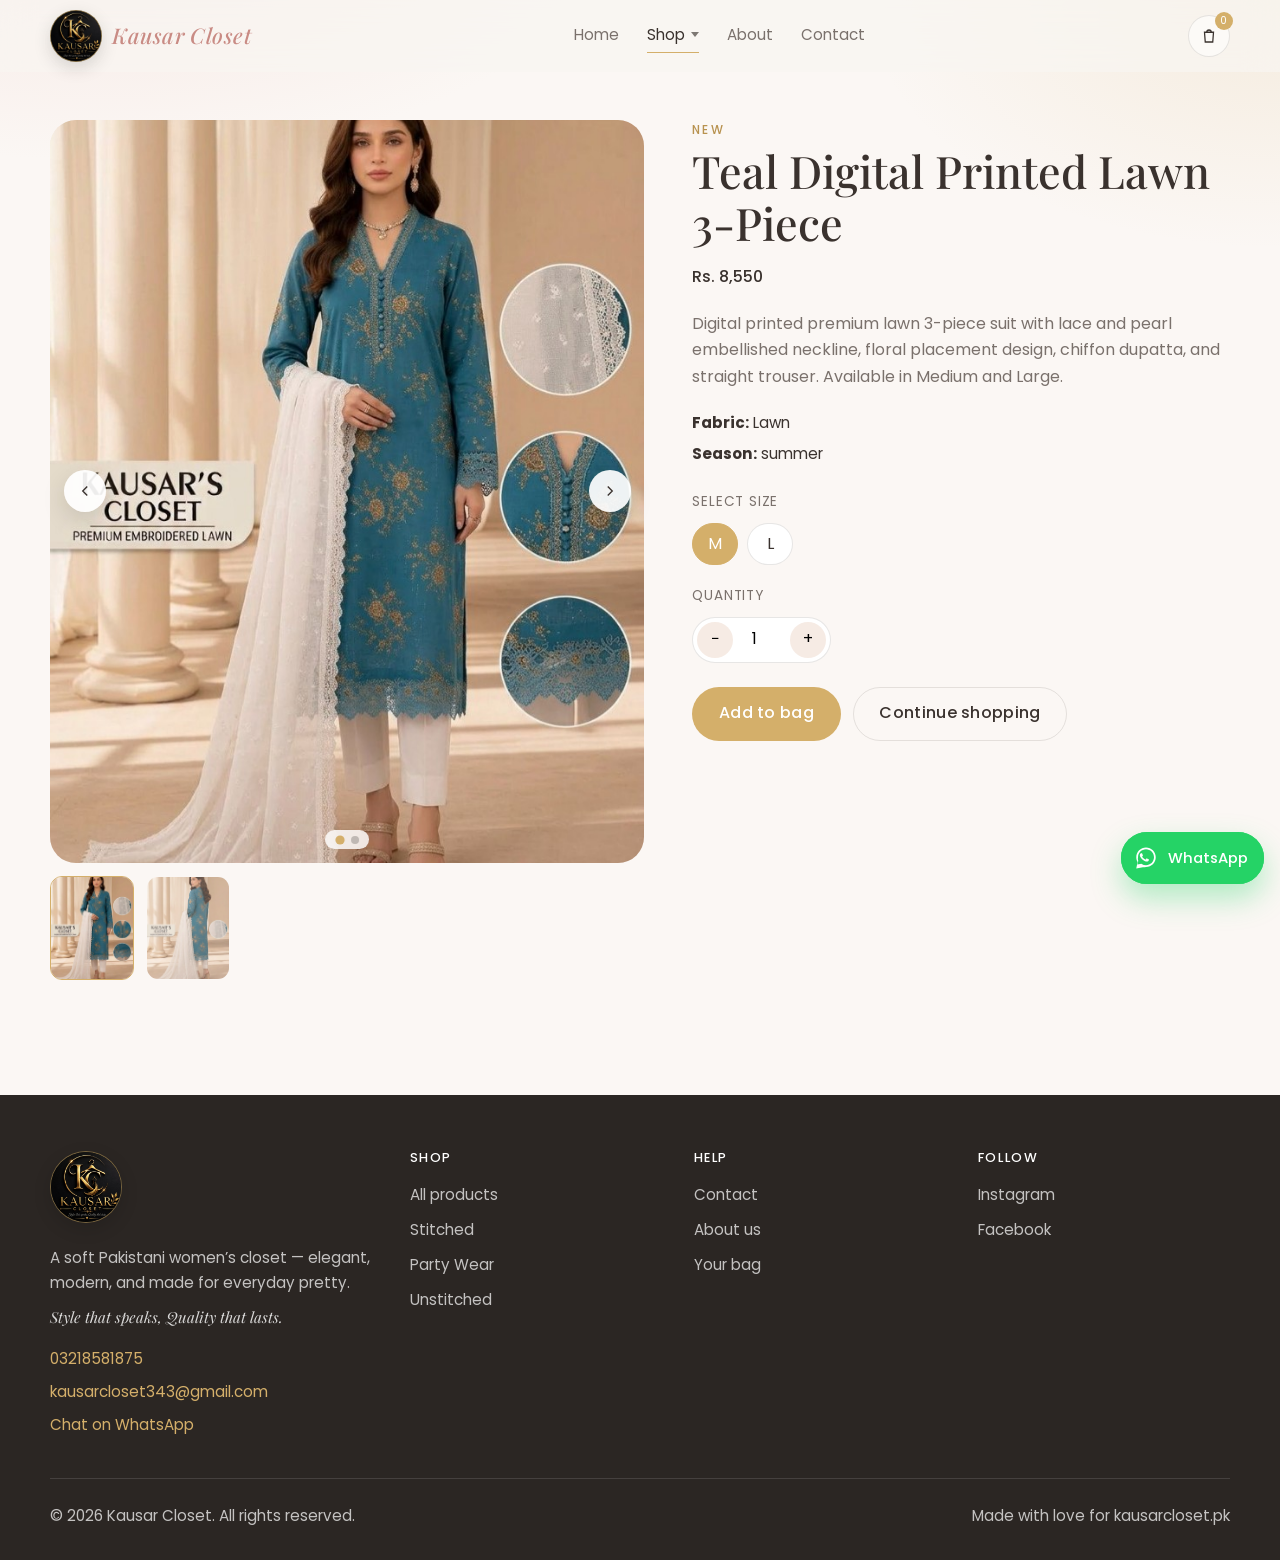
<file: product.html>
<!DOCTYPE html>
<html lang="en">
  <head>
    <!-- Google tag (gtag.js) -->
    <script async src="https://www.googletagmanager.com/gtag/js?id=G-FG3QPRJV1M"></script>
    <script>
      window.dataLayer = window.dataLayer || [];
      function gtag(){dataLayer.push(arguments);}
      gtag('js', new Date());

      gtag('config', 'G-FG3QPRJV1M');
    </script>
    <meta charset="UTF-8" />
    <meta name="viewport" content="width=device-width, initial-scale=1.0" />
    <title>Pakistani Women's Dress | Kausar Closet</title>
    <meta
      name="description"
      content="Shop premium Pakistani women's dresses at Kausar Closet. Stitched lawn and party wear with sizes M–L and nationwide delivery."
    />
    <meta name="robots" content="index, follow" />
    <meta name="author" content="Kausar Closet" />
    <link rel="canonical" href="https://kausarcloset.pk/product.html" />
    <link rel="icon" href="images/logo.png" type="image/png" />
    <meta property="og:type" content="product" />
    <meta property="og:site_name" content="Kausar Closet" />
    <meta property="og:locale" content="en_PK" />
    <meta property="og:title" content="Pakistani Women's Dress | Kausar Closet" />
    <meta property="og:description" content="Premium Pakistani women's dress from Kausar Closet." />
    <meta property="og:url" content="https://kausarcloset.pk/product.html" />
    <meta property="og:image" content="https://kausarcloset.pk/images/hero.jpg" />
    <meta name="twitter:card" content="summary_large_image" />
    <meta name="twitter:title" content="Pakistani Women's Dress | Kausar Closet" />
    <meta name="twitter:description" content="Premium Pakistani women's dress from Kausar Closet." />
    <meta name="twitter:image" content="https://kausarcloset.pk/images/hero.jpg" />
    <link rel="preconnect" href="https://fonts.googleapis.com" />
    <link rel="preconnect" href="https://fonts.gstatic.com" crossorigin />
    <link
      href="https://fonts.googleapis.com/css2?family=Playfair+Display:wght@400;500;600&family=Poppins:wght@300;400;500;600&display=swap"
      rel="stylesheet"
    />
    <link rel="stylesheet" href="css/styles.css?v=47" />
  </head>
  <body>
    <header class="site-header">
      <nav class="navbar" aria-label="Primary">
        <a class="logo" href="index.html" aria-label="Kausar Closet home">
          <img class="logo-img" src="images/logo.png" alt="Kausar Closet" />
          <span class="logo-text">Kausar <em>Closet</em></span>
        </a>
        <ul class="nav-links" data-nav>
          <li><a href="index.html">Home</a></li>
          <li class="nav-item has-dropdown">
            <a href="shop.html" class="nav-parent" data-dropdown-toggle aria-haspopup="true" aria-expanded="false" aria-current="page">Shop</a>
            <ul class="nav-dropdown" data-dropdown>
              <li><a href="shop.html?category=stitched">Stitched</a></li>
              <li><a href="shop.html?category=partywear">Party Wear</a></li>
              <li><a href="shop.html?category=unstitched">Unstitched</a></li>
            </ul>
          </li>
          <li><a href="about.html">About</a></li>
          <li><a href="contact.html">Contact</a></li>
        </ul>
        <div class="nav-actions">
          <a class="icon-btn" href="cart.html" aria-label="Shopping bag">
            <svg width="18" height="18" viewBox="0 0 24 24" fill="none" stroke="currentColor" stroke-width="1.7">
              <path d="M6 7h12l-1 13H7L6 7z" />
              <path d="M9 7a3 3 0 0 1 6 0" />
            </svg>
            <span class="cart-count" data-cart-count>0</span>
          </a>
          <button class="nav-toggle" type="button" data-nav-toggle aria-label="Open menu" aria-expanded="false">
            <span></span><span></span><span></span>
          </button>
        </div>
      </nav>
    </header>

    <main>
      <div class="container">
        <div class="product-detail" data-product-detail></div>
      </div>
    </main>

    <footer class="site-footer">
      <div class="container footer-grid">
        <div>
          <a class="logo logo-footer" href="index.html" aria-label="Kausar Closet home">
            <img class="logo-img" src="images/logo.png" alt="Kausar Closet" />
          </a>
          <p>A soft Pakistani women’s closet — elegant, modern, and made for everyday pretty.</p>
          <p class="footer-tagline">Style that speaks, Quality that lasts.</p>
          <ul class="footer-contact">
            <li><a href="tel:03218581875">03218581875</a></li>
            <li><a href="mailto:kausarcloset343@gmail.com">kausarcloset343@gmail.com</a></li>
            <li><a href="https://wa.me/923218581875" target="_blank" rel="noopener noreferrer">Chat on WhatsApp</a></li>
          </ul>
        </div>
        <div class="footer-col">
          <h3>Shop</h3>
          <ul>
            <li><a href="shop.html">All products</a></li>
            <li><a href="shop.html?category=stitched">Stitched</a></li>
            <li><a href="shop.html?category=partywear">Party Wear</a></li>
            <li><a href="shop.html?category=unstitched">Unstitched</a></li>
          </ul>
        </div>
        <div class="footer-col">
          <h3>Help</h3>
          <ul>
            <li><a href="contact.html">Contact</a></li>
            <li><a href="about.html">About us</a></li>
            <li><a href="cart.html">Your bag</a></li>
          </ul>
        </div>
        <div class="footer-col">
          <h3>Follow</h3>
          <ul class="social-links">
            <li>
              <a
                href="https://www.instagram.com/kausar_closet"
                target="_blank"
                rel="noopener noreferrer"
                aria-label="Instagram"
                >Instagram</a
              >
            </li>
            <li>
              <a
                href="https://www.facebook.com/share/1J52Gzczg1/?mibextid=wwXIfr"
                target="_blank"
                rel="noopener noreferrer"
                aria-label="Facebook"
                >Facebook</a
              >
            </li>
          </ul>
        </div>
      </div>
      <div class="container footer-bottom">
        <p>© <span data-year></span> Kausar Closet. All rights reserved.</p>
        <p>Made with love for kausarcloset.pk</p>
      </div>
    </footer>

    <script src="js/seo.js?v=47"></script>
    <script src="js/data.js?v=47"></script>
    <script src="js/gallery.js?v=47"></script>
    <script src="js/cart.js?v=47"></script>
    <script src="js/main.js?v=47"></script>
    <a
      class="whatsapp-float"
      href="https://wa.me/923218581875?text=Hi%20Kausar%20Closet%2C%20I%20have%20a%20question"
      target="_blank"
      rel="noopener noreferrer"
      aria-label="Chat on WhatsApp"
    >
      <svg viewBox="0 0 32 32" aria-hidden="true">
        <path
          fill="currentColor"
          d="M19.11 17.43c-.28-.14-1.64-.81-1.9-.9-.25-.1-.44-.14-.63.14-.18.27-.72.9-.88 1.08-.16.18-.33.2-.6.07-.28-.14-1.16-.43-2.21-1.36-.82-.73-1.37-1.63-1.53-1.9-.16-.28-.02-.43.12-.57.12-.12.28-.33.41-.49.14-.16.18-.28.28-.46.09-.18.05-.35-.02-.49-.07-.14-.63-1.51-.86-2.07-.23-.55-.46-.47-.63-.48h-.54c-.18 0-.49.07-.74.35-.25.28-.97.95-.97 2.31s.99 2.68 1.13 2.86c.14.18 1.95 2.98 4.72 4.18 1.76.76 2.36.76 3.2.64.5-.07 1.64-.67 1.87-1.32.23-.65.23-1.2.16-1.32-.07-.11-.25-.18-.53-.32z"
        />
        <path
          fill="currentColor"
          d="M16.02 3C9.4 3 4.02 8.37 4.02 15c0 2.2.6 4.25 1.64 6.03L4 29l8.17-1.6A11.9 11.9 0 0 0 16.02 27C22.65 27 28 21.63 28 15S22.65 3 16.02 3zm0 21.82c-1.95 0-3.76-.56-5.3-1.53l-.38-.23-4.85.95 1-4.72-.25-.4A9.76 9.76 0 0 1 6.2 15c0-5.42 4.4-9.82 9.82-9.82s9.82 4.4 9.82 9.82-4.4 9.82-9.82 9.82z"
        />
      </svg>
      <span>WhatsApp</span>
    </a>
  </body>
</html>
</file>
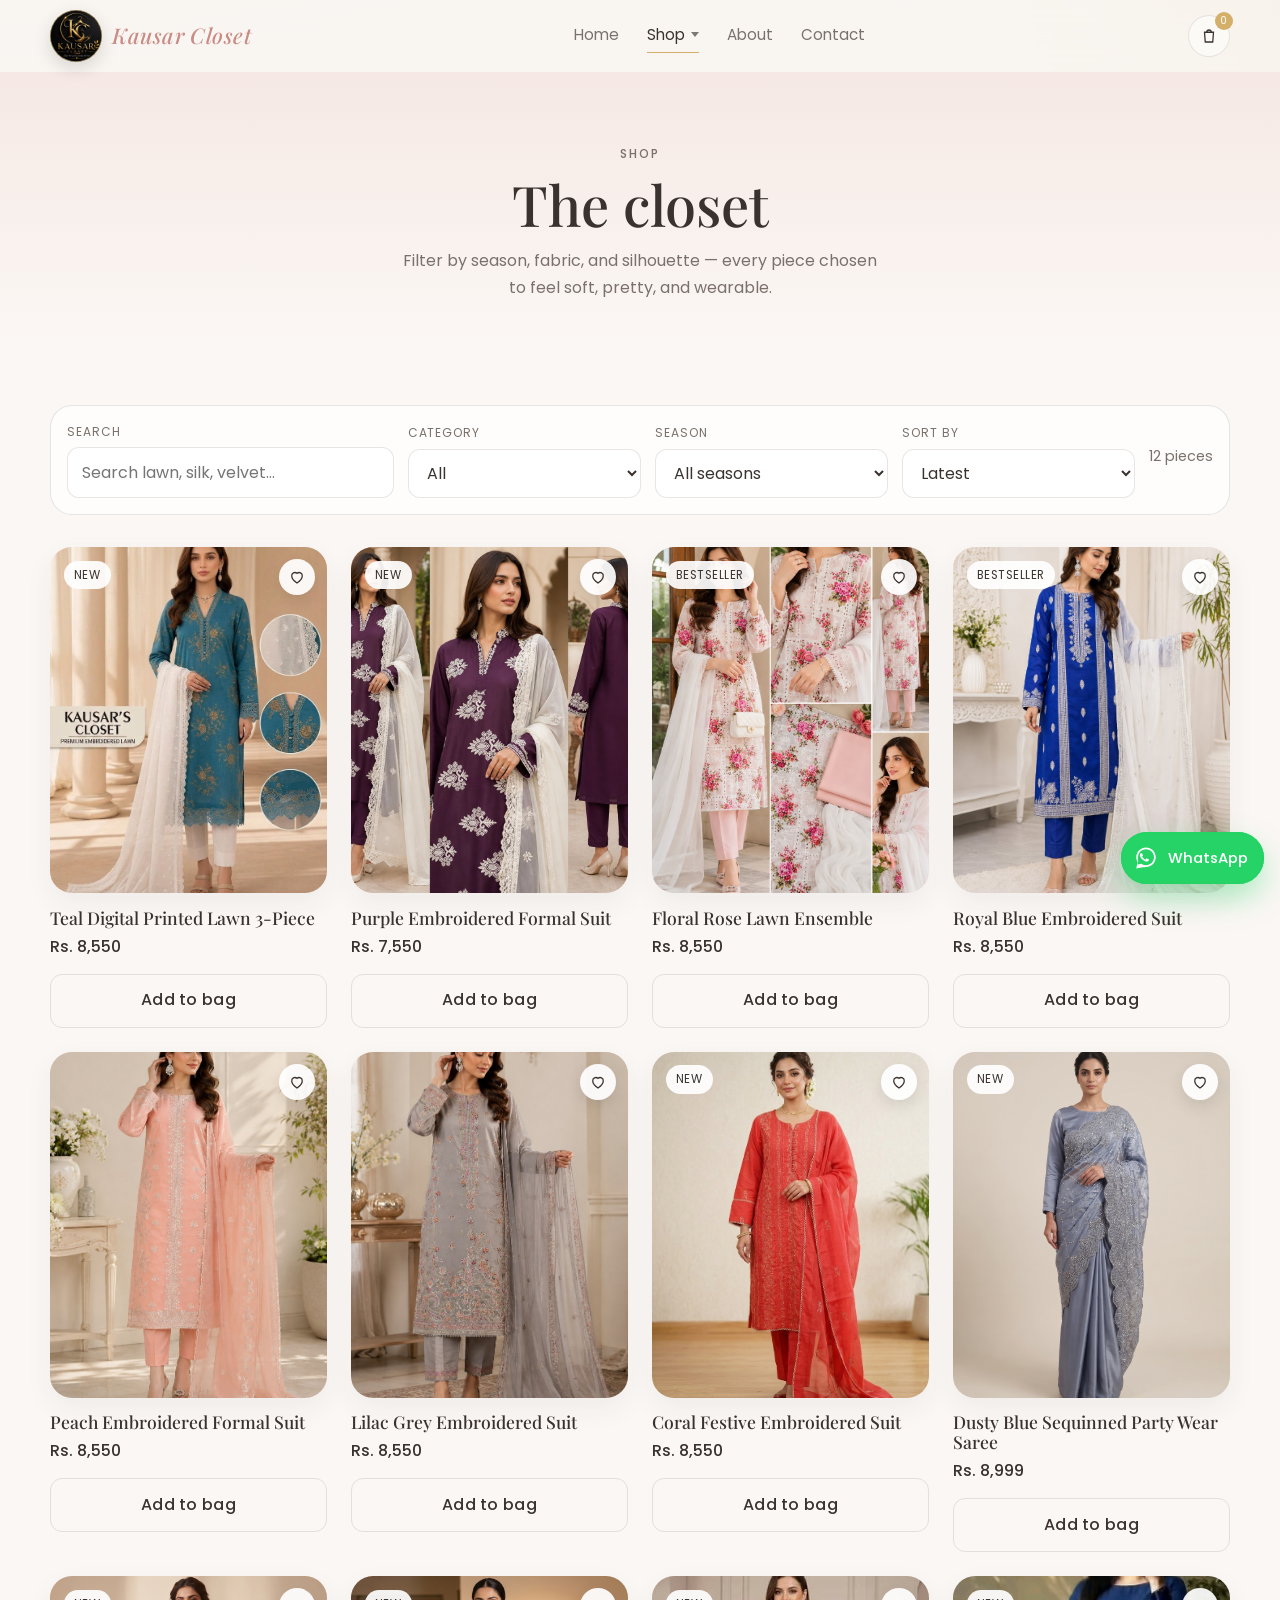
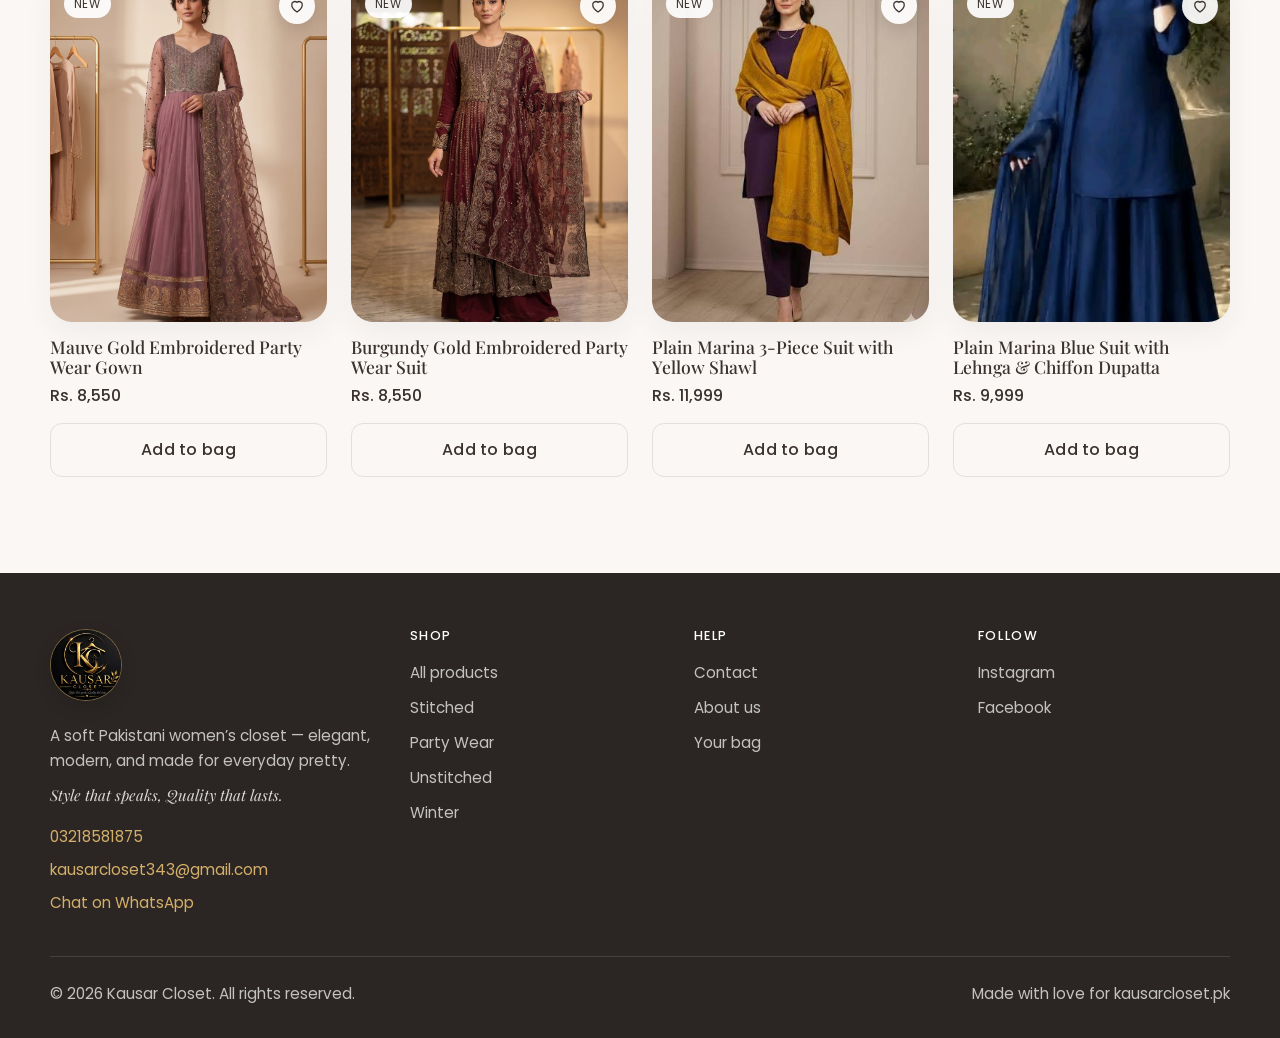
<file: shop.html>
<!DOCTYPE html>
<html lang="en">
  <head>
    <!-- Google tag (gtag.js) -->
    <script async src="https://www.googletagmanager.com/gtag/js?id=G-FG3QPRJV1M"></script>
    <script>
      window.dataLayer = window.dataLayer || [];
      function gtag(){dataLayer.push(arguments);}
      gtag('js', new Date());

      gtag('config', 'G-FG3QPRJV1M');
    </script>
    <meta charset="UTF-8" />
    <meta name="viewport" content="width=device-width, initial-scale=1.0" />
    <title>Shop Pakistani Women's Clothing | Stitched &amp; Party Wear | Kausar Closet</title>
    <meta
      name="description"
      content="Browse Kausar Closet's full collection — stitched lawn dresses, party wear, and seasonal edits. Filter by category, fabric, and price. Nationwide delivery in Pakistan."
    />
    <meta
      name="keywords"
      content="shop Pakistani dresses, lawn suits online, party wear Pakistan, stitched clothing, Kausar Closet shop"
    />
    <meta name="robots" content="index, follow" />
    <meta name="author" content="Kausar Closet" />
    <link rel="canonical" href="https://kausarcloset.pk/shop.html" />
    <link rel="icon" href="images/logo.png" type="image/png" />
    <meta property="og:type" content="website" />
    <meta property="og:site_name" content="Kausar Closet" />
    <meta property="og:locale" content="en_PK" />
    <meta property="og:title" content="Shop Pakistani Women's Clothing | Kausar Closet" />
    <meta
      property="og:description"
      content="Browse stitched lawn dresses, party wear, and seasonal edits from Kausar Closet."
    />
    <meta property="og:url" content="https://kausarcloset.pk/shop.html" />
    <meta property="og:image" content="https://kausarcloset.pk/images/hero.jpg" />
    <meta name="twitter:card" content="summary_large_image" />
    <meta name="twitter:title" content="Shop Pakistani Women's Clothing | Kausar Closet" />
    <meta name="twitter:description" content="Browse stitched lawn dresses, party wear, and seasonal edits." />
    <meta name="twitter:image" content="https://kausarcloset.pk/images/hero.jpg" />
    <link rel="preconnect" href="https://fonts.googleapis.com" />
    <link rel="preconnect" href="https://fonts.gstatic.com" crossorigin />
    <link
      href="https://fonts.googleapis.com/css2?family=Playfair+Display:wght@400;500;600&family=Poppins:wght@300;400;500;600&display=swap"
      rel="stylesheet"
    />
    <link rel="stylesheet" href="css/styles.css?v=47" />
  </head>
  <body>
    <header class="site-header">
      <nav class="navbar" aria-label="Primary">
        <a class="logo" href="index.html" aria-label="Kausar Closet home">
          <img class="logo-img" src="images/logo.png" alt="Kausar Closet" />
          <span class="logo-text">Kausar <em>Closet</em></span>
        </a>
        <ul class="nav-links" data-nav>
          <li><a href="index.html">Home</a></li>
          <li class="nav-item has-dropdown">
            <a href="shop.html" class="nav-parent" data-dropdown-toggle aria-haspopup="true" aria-expanded="false" aria-current="page">Shop</a>
            <ul class="nav-dropdown" data-dropdown>
              <li><a href="shop.html?category=stitched">Stitched</a></li>
              <li><a href="shop.html?category=partywear">Party Wear</a></li>
              <li><a href="shop.html?category=unstitched">Unstitched</a></li>
            </ul>
          </li>
          <li><a href="about.html">About</a></li>
          <li><a href="contact.html">Contact</a></li>
        </ul>
        <div class="nav-actions">
          <a class="icon-btn" href="cart.html" aria-label="Shopping bag">
            <svg width="18" height="18" viewBox="0 0 24 24" fill="none" stroke="currentColor" stroke-width="1.7">
              <path d="M6 7h12l-1 13H7L6 7z" />
              <path d="M9 7a3 3 0 0 1 6 0" />
            </svg>
            <span class="cart-count" data-cart-count>0</span>
          </a>
          <button class="nav-toggle" type="button" data-nav-toggle aria-label="Open menu" aria-expanded="false">
            <span></span><span></span><span></span>
          </button>
        </div>
      </nav>
    </header>

    <main>
      <section class="page-hero page-hero-shop">
        <div class="container">
          <p class="eyebrow">Shop</p>
          <h1>The closet</h1>
          <p>Filter by season, fabric, and silhouette — every piece chosen to feel soft, pretty, and wearable.</p>
        </div>
      </section>

      <div class="shop-chips container" aria-label="Quick filters">
        <a class="shop-chip" href="shop.html">All</a>
        <a class="shop-chip" href="shop.html?category=stitched">Stitched</a>
        <a class="shop-chip" href="shop.html?category=partywear">Party Wear</a>
        <a class="shop-chip" href="shop.html?category=unstitched">Unstitched</a>
        <a class="shop-chip" href="shop.html?season=summer">Summer</a>
        <a class="shop-chip" href="shop.html?season=winter">Winter</a>
        <a class="shop-chip" href="shop.html?category=stitched">Sale</a>
      </div>

      <section class="section section-shop">
        <div class="container">
          <div class="shop-toolbar">
            <div class="field">
              <label for="search">Search</label>
              <input id="search" type="search" placeholder="Search lawn, silk, velvet…" data-search />
            </div>
            <div class="field">
              <label for="category">Category</label>
              <select id="category" data-filter-category>
                <option value="all">All</option>
                <option value="stitched">Stitched</option>
                <option value="partywear">Party Wear</option>
                <option value="unstitched">Unstitched</option>
                <option value="summer">Summer</option>
                <option value="winter">Winter</option>
              </select>
            </div>
            <div class="field">
              <label for="season">Season</label>
              <select id="season" data-filter-season>
                <option value="all">All seasons</option>
                <option value="summer">Summer</option>
                <option value="winter">Winter</option>
              </select>
            </div>
            <div class="field">
              <label for="sort">Sort by</label>
              <select id="sort" data-sort>
                <option value="latest">Latest</option>
                <option value="bestselling">Best selling</option>
                <option value="price-asc">Price: low to high</option>
                <option value="price-desc">Price: high to low</option>
              </select>
            </div>
            <p class="result-count" data-result-count>0 pieces</p>
          </div>
          <div class="products products-shop" data-shop-grid></div>
        </div>
      </section>
    </main>

    <footer class="site-footer">
      <div class="container footer-grid">
        <div>
          <a class="logo logo-footer" href="index.html" aria-label="Kausar Closet home">
            <img class="logo-img" src="images/logo.png" alt="Kausar Closet" />
          </a>
          <p>A soft Pakistani women’s closet — elegant, modern, and made for everyday pretty.</p>
          <p class="footer-tagline">Style that speaks, Quality that lasts.</p>
          <ul class="footer-contact">
            <li><a href="tel:03218581875">03218581875</a></li>
            <li><a href="mailto:kausarcloset343@gmail.com">kausarcloset343@gmail.com</a></li>
            <li><a href="https://wa.me/923218581875" target="_blank" rel="noopener noreferrer">Chat on WhatsApp</a></li>
          </ul>
        </div>
        <div class="footer-col">
          <h3>Shop</h3>
          <ul>
            <li><a href="shop.html">All products</a></li>
            <li><a href="shop.html?category=stitched">Stitched</a></li>
            <li><a href="shop.html?category=partywear">Party Wear</a></li>
            <li><a href="shop.html?category=unstitched">Unstitched</a></li>
            <li><a href="shop.html?season=winter">Winter</a></li>
          </ul>
        </div>
        <div class="footer-col">
          <h3>Help</h3>
          <ul>
            <li><a href="contact.html">Contact</a></li>
            <li><a href="about.html">About us</a></li>
            <li><a href="cart.html">Your bag</a></li>
          </ul>
        </div>
        <div class="footer-col">
          <h3>Follow</h3>
          <ul class="social-links">
            <li>
              <a
                href="https://www.instagram.com/kausar_closet"
                target="_blank"
                rel="noopener noreferrer"
                aria-label="Instagram"
                >Instagram</a
              >
            </li>
            <li>
              <a
                href="https://www.facebook.com/share/1J52Gzczg1/?mibextid=wwXIfr"
                target="_blank"
                rel="noopener noreferrer"
                aria-label="Facebook"
                >Facebook</a
              >
            </li>
          </ul>
        </div>
      </div>
      <div class="container footer-bottom">
        <p>© <span data-year></span> Kausar Closet. All rights reserved.</p>
        <p>Made with love for kausarcloset.pk</p>
      </div>
    </footer>

    <script src="js/seo.js?v=47"></script>
    <script src="js/data.js?v=47"></script>
    <script src="js/cart.js?v=47"></script>
    <script src="js/main.js?v=47"></script>
    <script src="js/shop.js?v=47"></script>
    <a
      class="whatsapp-float"
      href="https://wa.me/923218581875?text=Hi%20Kausar%20Closet%2C%20I%20have%20a%20question"
      target="_blank"
      rel="noopener noreferrer"
      aria-label="Chat on WhatsApp"
    >
      <svg viewBox="0 0 32 32" aria-hidden="true">
        <path
          fill="currentColor"
          d="M19.11 17.43c-.28-.14-1.64-.81-1.9-.9-.25-.1-.44-.14-.63.14-.18.27-.72.9-.88 1.08-.16.18-.33.2-.6.07-.28-.14-1.16-.43-2.21-1.36-.82-.73-1.37-1.63-1.53-1.9-.16-.28-.02-.43.12-.57.12-.12.28-.33.41-.49.14-.16.18-.28.28-.46.09-.18.05-.35-.02-.49-.07-.14-.63-1.51-.86-2.07-.23-.55-.46-.47-.63-.48h-.54c-.18 0-.49.07-.74.35-.25.28-.97.95-.97 2.31s.99 2.68 1.13 2.86c.14.18 1.95 2.98 4.72 4.18 1.76.76 2.36.76 3.2.64.5-.07 1.64-.67 1.87-1.32.23-.65.23-1.2.16-1.32-.07-.11-.25-.18-.53-.32z"
        />
        <path
          fill="currentColor"
          d="M16.02 3C9.4 3 4.02 8.37 4.02 15c0 2.2.6 4.25 1.64 6.03L4 29l8.17-1.6A11.9 11.9 0 0 0 16.02 27C22.65 27 28 21.63 28 15S22.65 3 16.02 3zm0 21.82c-1.95 0-3.76-.56-5.3-1.53l-.38-.23-4.85.95 1-4.72-.25-.4A9.76 9.76 0 0 1 6.2 15c0-5.42 4.4-9.82 9.82-9.82s9.82 4.4 9.82 9.82-4.4 9.82-9.82 9.82z"
        />
      </svg>
      <span>WhatsApp</span>
    </a>
  </body>
</html>
</file>
<file: css/styles.css>
:root {
  --gold: #d4af6a;
  --gold-dark: #b8924f;
  --blush: #f3ddd8;
  --blush-deep: #e8c6be;
  --rose: #c98b84;
  --bg: #fbf7f4;
  --bg-warm: #f6ebe4;
  --white: #ffffff;
  --ink: #3a322e;
  --ink-soft: #7a716c;
  --line: rgba(58, 50, 46, 0.12);
  --shadow: 0 16px 40px rgba(58, 50, 46, 0.08);
  --radius: 22px;
  --header-h: 72px;
  --font-display: "Playfair Display", Georgia, serif;
  --font-body: "Poppins", "Segoe UI", sans-serif;
  --ease: cubic-bezier(0.22, 1, 0.36, 1);
  --space: clamp(1rem, 3.5vw, 2.5rem);
}

*,
*::before,
*::after {
  box-sizing: border-box;
  margin: 0;
  padding: 0;
}

html {
  scroll-behavior: smooth;
}

body {
  font-family: var(--font-body);
  color: var(--ink);
  background:
    radial-gradient(1000px 520px at 8% -8%, rgba(243, 221, 216, 0.7), transparent 55%),
    radial-gradient(800px 480px at 100% 0%, rgba(212, 175, 106, 0.16), transparent 52%),
    radial-gradient(600px 380px at 50% 100%, rgba(243, 221, 216, 0.35), transparent 60%),
    var(--bg);
  line-height: 1.65;
  min-height: 100vh;
  -webkit-font-smoothing: antialiased;
  text-rendering: optimizeLegibility;
  overflow-x: hidden;
}

body.nav-open {
  overflow: hidden;
}

img {
  display: block;
  max-width: 100%;
}

a {
  color: inherit;
  text-decoration: none;
}

button,
input,
select,
textarea {
  font: inherit;
}

ul {
  list-style: none;
}

.container {
  width: min(1180px, calc(100% - (var(--space) * 2)));
  margin-inline: auto;
}

.eyebrow {
  font-size: 0.75rem;
  letter-spacing: 0.18em;
  text-transform: uppercase;
  color: var(--gold-dark);
  font-weight: 500;
}

h1,
h2,
h3,
.logo {
  font-family: var(--font-display);
  font-weight: 500;
  line-height: 1.15;
}

.section {
  padding: clamp(2.5rem, 5vw, 4.25rem) 0;
}

.section-tight {
  padding: clamp(2rem, 4vw, 3.25rem) 0;
}

.section-head {
  text-align: center;
  max-width: 560px;
  margin: 0 auto 2rem;
}

.section-head h2 {
  font-size: clamp(1.85rem, 4vw, 2.6rem);
  margin: 0.5rem 0 0.75rem;
}

.section-head p {
  color: var(--ink-soft);
}

.section-head-row {
  display: flex;
  align-items: end;
  justify-content: space-between;
  gap: 1rem;
  margin-bottom: 1rem;
}

.section-head-row h2 {
  font-size: clamp(1.85rem, 4vw, 2.5rem);
  margin-top: 0.35rem;
}

.section-head-row .text-link {
  margin-top: 0;
  white-space: nowrap;
}

.btn {
  display: inline-flex;
  align-items: center;
  justify-content: center;
  gap: 0.5rem;
  min-height: 48px;
  padding: 0.8rem 1.6rem;
  border-radius: 999px;
  border: 1px solid transparent;
  font-weight: 500;
  letter-spacing: 0.02em;
  cursor: pointer;
  transition: transform 0.35s var(--ease), background 0.35s var(--ease), color 0.35s var(--ease),
    border-color 0.35s var(--ease);
}

.btn:hover {
  transform: translateY(-2px);
}

.btn-primary {
  background: var(--gold);
  color: #fff;
}

.btn-primary:hover {
  background: var(--gold-dark);
}

.btn-outline {
  border-color: rgba(255, 255, 255, 0.7);
  color: #fff;
  background: transparent;
}

.btn-outline:hover {
  background: #fff;
  color: var(--ink);
}

.btn-ghost {
  background: transparent;
  border-color: var(--line);
  color: var(--ink);
  min-height: 42px;
  width: 100%;
  border-radius: 12px;
}

.btn-ghost:hover {
  border-color: var(--gold);
  color: var(--gold-dark);
}

.btn-block {
  width: 100%;
}

.text-link {
  display: inline-block;
  margin-top: 1rem;
  color: var(--gold-dark);
  text-decoration: underline;
  text-underline-offset: 4px;
}

/* Header */
.site-header {
  position: sticky;
  top: 0;
  z-index: 1000;
  height: var(--header-h);
  display: flex;
  align-items: center;
  backdrop-filter: blur(16px);
  background: rgba(248, 245, 242, 0.72);
  border-bottom: 1px solid transparent;
  transition: background 0.35s var(--ease), border-color 0.35s var(--ease), box-shadow 0.35s var(--ease);
}

.site-header.is-scrolled {
  background: rgba(255, 255, 255, 0.9);
  border-bottom-color: var(--line);
  box-shadow: 0 8px 30px rgba(51, 51, 51, 0.05);
}

.navbar {
  width: min(1180px, calc(100% - (var(--space) * 2)));
  margin-inline: auto;
  display: flex;
  align-items: center;
  justify-content: space-between;
  gap: 0.75rem;
}

.logo {
  display: inline-flex;
  align-items: center;
  gap: 0.65rem;
  font-size: clamp(1.05rem, 3vw, 1.35rem);
  letter-spacing: 0.02em;
  white-space: nowrap;
}

.logo-img {
  width: clamp(42px, 8vw, 52px);
  height: clamp(42px, 8vw, 52px);
  object-fit: cover;
  border-radius: 50%;
  border: 1px solid rgba(212, 175, 106, 0.55);
  background: #0b0b0b;
  box-shadow:
    0 0 0 0 rgba(212, 175, 106, 0.35),
    0 6px 18px rgba(0, 0, 0, 0.14);
  animation:
    logoIn 0.9s var(--ease) both,
    logoFloat 4.5s ease-in-out 0.9s infinite,
    logoGlow 2.8s ease-in-out 0.9s infinite;
  transition: transform 0.45s var(--ease), box-shadow 0.45s var(--ease), border-color 0.45s var(--ease);
  will-change: transform, box-shadow;
}

.logo:hover .logo-img {
  transform: scale(1.1) rotate(-6deg);
  border-color: var(--gold);
  box-shadow:
    0 0 0 6px rgba(212, 175, 106, 0.18),
    0 10px 28px rgba(212, 175, 106, 0.35);
  animation-play-state: paused;
}

.logo-text {
  display: inline-block;
  animation: logoTextIn 0.85s var(--ease) 0.15s both;
}

.logo:hover .logo-text {
  animation: logoShimmer 1.4s ease;
}

.logo-text em,
.logo span,
.logo em {
  color: var(--rose);
  font-style: italic;
  font-weight: 500;
}

.logo-footer .logo-img {
  width: 72px;
  height: 72px;
}

@keyframes logoIn {
  from {
    opacity: 0;
    transform: scale(0.55) rotate(-25deg);
  }
  to {
    opacity: 1;
    transform: scale(1) rotate(0deg);
  }
}

@keyframes logoTextIn {
  from {
    opacity: 0;
    transform: translateX(-10px);
  }
  to {
    opacity: 1;
    transform: translateX(0);
  }
}

@keyframes logoFloat {
  0%,
  100% {
    transform: translateY(0);
  }
  50% {
    transform: translateY(-4px);
  }
}

@keyframes logoGlow {
  0%,
  100% {
    box-shadow:
      0 0 0 0 rgba(212, 175, 106, 0.28),
      0 6px 18px rgba(0, 0, 0, 0.14);
  }
  50% {
    box-shadow:
      0 0 0 8px rgba(212, 175, 106, 0.08),
      0 8px 26px rgba(212, 175, 106, 0.35);
  }
}

@keyframes logoShimmer {
  0%,
  100% {
    opacity: 1;
    letter-spacing: 0.02em;
  }
  50% {
    opacity: 0.82;
    letter-spacing: 0.06em;
  }
}

.footer-tagline {
  margin-top: 0.65rem;
  font-family: var(--font-display);
  font-style: italic;
  color: rgba(255, 255, 255, 0.82) !important;
}

.footer-contact {
  display: grid;
  gap: 0.4rem;
  margin-top: 1rem;
}

.footer-contact a {
  color: var(--gold) !important;
}

.tagline {
  margin-top: 1rem;
  font-family: var(--font-display);
  font-style: italic;
  color: var(--rose) !important;
}

.whatsapp-float {
  position: fixed;
  right: max(1rem, env(safe-area-inset-right));
  bottom: max(1rem, env(safe-area-inset-bottom));
  z-index: 2100;
  display: inline-flex;
  align-items: center;
  gap: 0.55rem;
  min-height: 52px;
  padding: 0.7rem 1rem 0.7rem 0.75rem;
  border-radius: 999px;
  background: #25d366;
  color: #fff;
  font-size: 0.92rem;
  font-weight: 500;
  box-shadow: 0 14px 30px rgba(37, 211, 102, 0.35);
  transition: transform 0.3s var(--ease), box-shadow 0.3s var(--ease), background 0.3s var(--ease);
  animation: waIn 0.7s var(--ease) 0.4s both, waBounce 2.4s ease-in-out 1.2s infinite;
}

.whatsapp-float::before,
.whatsapp-float::after {
  content: "";
  position: absolute;
  inset: 0;
  border-radius: inherit;
  border: 2px solid rgba(37, 211, 102, 0.7);
  pointer-events: none;
  animation: waPulse 2.4s ease-out infinite;
}

.whatsapp-float::after {
  animation-delay: 1.2s;
}

.whatsapp-float svg {
  width: 26px;
  height: 26px;
  flex-shrink: 0;
  animation: waWiggle 2.4s ease-in-out 1.2s infinite;
}

.whatsapp-float:hover {
  transform: translateY(-4px) scale(1.05);
  background: #1ebe57;
  box-shadow: 0 18px 34px rgba(37, 211, 102, 0.48);
  color: #fff;
  animation-play-state: paused;
}

.whatsapp-float:hover::before,
.whatsapp-float:hover::after,
.whatsapp-float:hover svg {
  animation-play-state: paused;
}

@keyframes waIn {
  from {
    opacity: 0;
    transform: translateY(24px) scale(0.7);
  }
  to {
    opacity: 1;
    transform: translateY(0) scale(1);
  }
}

@keyframes waBounce {
  0%,
  100% {
    transform: translateY(0);
  }
  40% {
    transform: translateY(-7px);
  }
  60% {
    transform: translateY(-3px);
  }
}

@keyframes waPulse {
  0% {
    transform: scale(1);
    opacity: 0.75;
  }
  100% {
    transform: scale(1.55);
    opacity: 0;
  }
}

@keyframes waWiggle {
  0%,
  70%,
  100% {
    transform: rotate(0deg);
  }
  78% {
    transform: rotate(-12deg);
  }
  86% {
    transform: rotate(10deg);
  }
  92% {
    transform: rotate(-6deg);
  }
}

.nav-links {
  display: flex;
  align-items: center;
  gap: 1.75rem;
}

.nav-item {
  position: relative;
}

.nav-links a {
  font-size: 0.95rem;
  font-weight: 400;
  color: var(--ink-soft);
  position: relative;
  transition: color 0.3s var(--ease);
}

.nav-parent {
  display: inline-flex;
  align-items: center;
  gap: 0.35rem;
}

.nav-parent::before {
  content: "";
  order: 1;
  width: 0;
  height: 0;
  border-left: 4px solid transparent;
  border-right: 4px solid transparent;
  border-top: 5px solid currentColor;
  opacity: 0.65;
  transition: transform 0.3s var(--ease);
}

.nav-links > li > a::after {
  content: "";
  position: absolute;
  left: 0;
  bottom: -6px;
  width: 100%;
  height: 1px;
  background: var(--gold);
  transform: scaleX(0);
  transform-origin: left;
  transition: transform 0.35s var(--ease);
}

.nav-links > li > a:hover,
.nav-links > li > a[aria-current="page"] {
  color: var(--ink);
}

.nav-links > li > a:hover::after,
.nav-links > li > a[aria-current="page"]::after {
  transform: scaleX(1);
}

.nav-dropdown {
  position: absolute;
  top: calc(100% + 0.85rem);
  left: 50%;
  min-width: 180px;
  padding: 0.55rem;
  border-radius: 16px;
  background: rgba(255, 251, 249, 0.98);
  border: 1px solid var(--line);
  box-shadow: var(--shadow);
  display: grid;
  gap: 0.2rem;
  opacity: 0;
  visibility: hidden;
  transform: translate(-50%, 8px);
  pointer-events: none;
  transition: opacity 0.28s var(--ease), transform 0.28s var(--ease), visibility 0.28s;
  z-index: 1200;
}

.nav-dropdown::before {
  content: "";
  position: absolute;
  top: -10px;
  left: 0;
  right: 0;
  height: 10px;
}

.nav-dropdown a {
  display: block;
  padding: 0.75rem 0.9rem;
  border-radius: 12px;
  color: var(--ink-soft);
}

.nav-dropdown a::after {
  display: none;
}

.nav-dropdown a:hover {
  background: rgba(212, 175, 106, 0.14);
  color: var(--ink);
}

.has-dropdown:hover .nav-dropdown,
.has-dropdown:focus-within .nav-dropdown,
.has-dropdown.is-open .nav-dropdown {
  opacity: 1;
  visibility: visible;
  transform: translate(-50%, 0);
  pointer-events: auto;
}

.has-dropdown:hover .nav-parent::before,
.has-dropdown:focus-within .nav-parent::before,
.has-dropdown.is-open .nav-parent::before {
  transform: rotate(180deg);
}

.nav-actions {
  display: flex;
  align-items: center;
  gap: 0.75rem;
}

.icon-btn {
  position: relative;
  width: 42px;
  height: 42px;
  border: 1px solid var(--line);
  border-radius: 50%;
  background: rgba(255, 255, 255, 0.55);
  display: grid;
  place-items: center;
  cursor: pointer;
  transition: border-color 0.3s var(--ease), background 0.3s var(--ease);
}

.icon-btn:hover {
  border-color: var(--gold);
  background: #fff;
}

.cart-count {
  position: absolute;
  top: -4px;
  right: -4px;
  min-width: 18px;
  height: 18px;
  padding: 0 4px;
  border-radius: 999px;
  background: var(--gold);
  color: #fff;
  font-size: 0.65rem;
  display: grid;
  place-items: center;
}

.nav-toggle {
  display: none;
  width: 42px;
  height: 42px;
  border: 1px solid var(--line);
  border-radius: 50%;
  background: #fff;
  cursor: pointer;
}

.nav-toggle span {
  display: block;
  width: 16px;
  height: 1.5px;
  margin: 3px auto;
  background: var(--ink);
  transition: transform 0.3s var(--ease), opacity 0.3s var(--ease);
}

/* Hero */
.hero {
  position: relative;
  min-height: clamp(62svh, 70svh, 760px);
  display: grid;
  place-items: end start;
  color: #fff;
  overflow: hidden;
  isolation: isolate;
}

.hero-media {
  position: absolute;
  inset: 0;
  z-index: -2;
}

.hero-media img {
  width: 100%;
  height: 100%;
  object-fit: cover;
  object-position: center 20%;
  animation: heroZoom 18s var(--ease) infinite alternate;
}

.hero::after {
  content: "";
  position: absolute;
  inset: 0;
  z-index: -1;
  background:
    linear-gradient(180deg, rgba(20, 16, 14, 0.2) 0%, rgba(20, 16, 14, 0.35) 40%, rgba(20, 16, 14, 0.78) 100%),
    linear-gradient(90deg, rgba(20, 16, 14, 0.5) 0%, transparent 58%);
}

.hero-content {
  width: min(1180px, calc(100% - (var(--space) * 2)));
  margin: 0 auto;
  padding: 0 0 clamp(2.5rem, 6vw, 4.5rem);
  max-width: 680px;
}

.hero-brand {
  font-family: var(--font-display);
  font-size: clamp(2.6rem, 9vw, 5rem);
  letter-spacing: 0.01em;
  margin-bottom: 0.55rem;
  animation: rise 1s var(--ease) both;
  text-wrap: balance;
}

.hero h2 {
  font-size: clamp(1.25rem, 3vw, 1.85rem);
  font-weight: 400;
  margin-bottom: 0.85rem;
  animation: rise 1s var(--ease) 0.12s both;
}

.hero p {
  max-width: 42ch;
  color: rgba(255, 255, 255, 0.9);
  margin-bottom: 1.5rem;
  animation: rise 1s var(--ease) 0.22s both;
}

.hero-actions {
  display: flex;
  flex-wrap: wrap;
  gap: 0.7rem;
  animation: rise 1s var(--ease) 0.32s both;
}

.ticker {
  overflow: hidden;
  background: #1f1a17;
  color: rgba(255, 255, 255, 0.82);
  border-block: 1px solid rgba(212, 175, 106, 0.25);
}

.ticker-track {
  display: flex;
  gap: 1.25rem;
  width: max-content;
  padding: 0.85rem 0;
  font-size: 0.78rem;
  letter-spacing: 0.16em;
  text-transform: uppercase;
  animation: tickerMove 28s linear infinite;
}

.ticker-track span:nth-child(odd) {
  color: var(--gold);
}

@keyframes tickerMove {
  from { transform: translateX(0); }
  to { transform: translateX(-50%); }
}

.categories {
  display: grid;
  grid-template-columns: repeat(4, 1fr);
  gap: clamp(0.85rem, 2vw, 1.25rem);
}

.categories-home {
  width: min(1280px, calc(100% - (var(--space) * 2)));
  margin-inline: auto;
  gap: 0.85rem;
}

.category-tile {
  position: relative;
  min-height: clamp(240px, 34vw, 360px);
  overflow: hidden;
  border-radius: calc(var(--radius) - 4px);
  color: #fff;
  box-shadow: var(--shadow);
}

.category-tile img {
  width: 100%;
  height: 100%;
  object-fit: cover;
  transition: transform 0.8s var(--ease);
}

.category-tile::after {
  content: "";
  position: absolute;
  inset: 0;
  background: linear-gradient(180deg, transparent 28%, rgba(20, 16, 14, 0.78));
}

.category-copy {
  position: absolute;
  left: 1.15rem;
  right: 1.15rem;
  bottom: 1.15rem;
  z-index: 1;
  display: flex;
  align-items: end;
  justify-content: space-between;
  gap: 0.75rem;
}

.category-label {
  font-family: var(--font-display);
  font-size: clamp(1.35rem, 2.4vw, 1.8rem);
}

.category-cta {
  font-size: 0.78rem;
  letter-spacing: 0.08em;
  text-transform: uppercase;
  opacity: 0.85;
}

.category-tile:hover img {
  transform: scale(1.07);
}

.editorial {
  display: grid;
  grid-template-columns: 1fr 1fr;
  gap: 0.85rem;
  width: min(1280px, calc(100% - (var(--space) * 2)));
  margin: 0.25rem auto 0;
}

.editorial-panel {
  position: relative;
  min-height: clamp(320px, 42vw, 520px);
  overflow: hidden;
  border-radius: var(--radius);
  color: #fff;
  isolation: isolate;
}

.editorial-panel img {
  width: 100%;
  height: 100%;
  object-fit: cover;
  transition: transform 0.9s var(--ease);
}

.editorial-panel::after {
  content: "";
  position: absolute;
  inset: 0;
  background: linear-gradient(180deg, transparent 35%, rgba(15, 12, 10, 0.78));
}

.editorial-copy {
  position: absolute;
  left: 1.5rem;
  right: 1.5rem;
  bottom: 1.5rem;
  z-index: 1;
}

.editorial-copy .eyebrow {
  color: rgba(255, 255, 255, 0.78);
}

.editorial-copy h2 {
  font-size: clamp(2rem, 4vw, 3rem);
  margin: 0.35rem 0 0.75rem;
}

.editorial-link {
  display: inline-block;
  font-size: 0.85rem;
  letter-spacing: 0.08em;
  text-transform: uppercase;
  border-bottom: 1px solid rgba(255, 255, 255, 0.65);
  padding-bottom: 0.2rem;
}

.editorial-panel:hover img {
  transform: scale(1.06);
}

.products {
  display: grid;
  grid-template-columns: repeat(4, minmax(0, 1fr));
  gap: clamp(1rem, 2.5vw, 1.5rem);
}

.products-home {
  gap: 1.15rem;
}

.product-card {
  display: flex;
  flex-direction: column;
  gap: 0.9rem;
}

.lookbook {
  padding: clamp(2rem, 4vw, 3.25rem) 0 clamp(2.5rem, 5vw, 4rem);
}

.lookbook-head {
  margin-bottom: 1.35rem;
}

.lookbook-head h2 {
  font-size: clamp(1.85rem, 4vw, 2.5rem);
  margin-top: 0.35rem;
}

.lookbook-grid {
  width: min(1280px, calc(100% - (var(--space) * 2)));
  margin-inline: auto;
  display: grid;
  grid-template-columns: 1.2fr 1fr 1fr;
  grid-template-rows: 240px 240px;
  gap: 0.85rem;
}

.lookbook-item {
  position: relative;
  overflow: hidden;
  border-radius: calc(var(--radius) - 4px);
  color: #fff;
  isolation: isolate;
}

.lookbook-item.tall {
  grid-row: 1 / span 2;
}

.lookbook-item.wide {
  grid-column: 2 / span 2;
}

.lookbook-item img {
  width: 100%;
  height: 100%;
  object-fit: cover;
  transition: transform 0.8s var(--ease);
}

.lookbook-item::after {
  content: "";
  position: absolute;
  inset: 0;
  background: linear-gradient(180deg, transparent 45%, rgba(15, 12, 10, 0.7));
}

.lookbook-item span {
  position: absolute;
  left: 1.1rem;
  bottom: 1.1rem;
  z-index: 1;
  font-family: var(--font-display);
  font-size: 1.25rem;
}

.lookbook-item:hover img {
  transform: scale(1.06);
}

.product-media {
  position: relative;
  aspect-ratio: 4 / 5;
  overflow: hidden;
  border-radius: var(--radius);
  background: linear-gradient(160deg, var(--blush), var(--bg-warm));
  box-shadow: 0 10px 28px rgba(58, 50, 46, 0.06);
}

.product-img {
  position: absolute;
  inset: 0;
  width: 100%;
  height: 100%;
  object-fit: cover;
  opacity: 1;
  transition: opacity 0.5s var(--ease), transform 0.8s var(--ease);
}

.product-img.primary {
  opacity: 1;
  z-index: 1;
}

.product-img.secondary {
  opacity: 0;
  z-index: 0;
}

.product-media:hover .primary {
  opacity: 0;
  transform: scale(1.04);
}

.product-media:hover .secondary {
  opacity: 1;
  transform: scale(1.04);
}

.product-badge,
.product-discount {
  position: absolute;
  top: 0.85rem;
  z-index: 1;
  padding: 0.3rem 0.65rem;
  border-radius: 999px;
  font-size: 0.72rem;
  letter-spacing: 0.04em;
  text-transform: uppercase;
  background: rgba(255, 255, 255, 0.92);
  color: var(--ink);
}

.product-badge {
  left: 0.85rem;
}

.product-discount {
  right: 0.85rem;
  background: var(--gold);
  color: #fff;
}

.product-body h3 {
  font-size: 1.1rem;
  margin-bottom: 0.35rem;
}

.product-body h3 a:hover {
  color: var(--gold-dark);
}

.product-meta {
  display: flex;
  align-items: center;
  gap: 0.65rem;
  margin-bottom: 0.85rem;
}

.price {
  font-weight: 500;
}

.price-old {
  color: var(--ink-soft);
  text-decoration: line-through;
  font-size: 0.9rem;
}


.promo {
  position: relative;
  overflow: hidden;
  color: #fff;
  background:
    linear-gradient(120deg, rgba(184, 146, 79, 0.95), rgba(212, 175, 106, 0.88)),
    url("images/dresses/dress-07.png") center/cover;
}

.promo-rich {
  display: grid;
  grid-template-columns: 1.1fr 0.9fr;
  min-height: 420px;
  background: #1f1a17;
}

.promo-media {
  min-height: 320px;
}

.promo-media img {
  width: 100%;
  height: 100%;
  object-fit: cover;
}

.promo-inner {
  width: min(780px, calc(100% - (var(--space) * 2)));
  margin: 0 auto;
  text-align: center;
  padding: clamp(3rem, 8vw, 5rem) 0;
}

.promo-rich .promo-inner {
  width: auto;
  margin: 0;
  text-align: left;
  display: grid;
  align-content: center;
  justify-items: start;
  padding: clamp(2rem, 5vw, 3.5rem);
  background: linear-gradient(135deg, rgba(184, 146, 79, 0.95), rgba(120, 84, 48, 0.92));
}

.promo h2 {
  font-size: clamp(2rem, 4vw, 2.8rem);
  margin: 0.75rem 0 1rem;
}

.promo p {
  color: rgba(255, 255, 255, 0.9);
  margin-bottom: 1.75rem;
  max-width: 36ch;
}

.promo .btn-outline {
  border-color: #fff;
}

.promo-rich .eyebrow {
  color: rgba(255, 255, 255, 0.85);
}

.promise-grid {
  display: grid;
  grid-template-columns: repeat(4, 1fr);
  gap: 1rem;
}

.promise-item {
  padding: 1.35rem 1.2rem;
  border-radius: 16px;
  background: rgba(255, 255, 255, 0.72);
  border: 1px solid rgba(255, 255, 255, 0.9);
  box-shadow: var(--shadow);
}

.promise-item h3 {
  font-size: 1.15rem;
  margin-bottom: 0.45rem;
}

.promise-item p {
  color: var(--ink-soft);
  font-size: 0.92rem;
}

.cta-band {
  background:
    radial-gradient(700px 280px at 10% 0%, rgba(243, 221, 216, 0.55), transparent 60%),
    linear-gradient(180deg, #efe4dc, #e8d5cb);
  padding: clamp(2.5rem, 5vw, 3.75rem) 0;
  margin-top: 0.5rem;
}

.cta-band-inner {
  display: flex;
  align-items: center;
  justify-content: space-between;
  gap: 1.5rem;
}

.cta-band h2 {
  font-size: clamp(1.8rem, 3.5vw, 2.4rem);
  margin: 0.35rem 0 0.55rem;
}

.cta-band p {
  color: var(--ink-soft);
  max-width: 40ch;
}

.cta-band-actions {
  display: flex;
  flex-wrap: wrap;
  gap: 0.7rem;
}

.btn-ghost-light {
  background: rgba(255, 255, 255, 0.65);
  border-color: rgba(58, 50, 46, 0.14);
  color: var(--ink);
}

.btn-ghost-light:hover {
  background: #fff;
  border-color: var(--gold);
}

.trust {
  display: grid;
  grid-template-columns: repeat(3, 1fr);
  gap: 1.5rem;
}

.trust-item {
  padding: 1.75rem;
  border-radius: var(--radius);
  background: rgba(255, 255, 255, 0.65);
  border: 1px solid rgba(255, 255, 255, 0.8);
  box-shadow: var(--shadow);
}

.trust-item h3 {
  font-size: 1.25rem;
  margin-bottom: 0.5rem;
}

.trust-item p {
  color: var(--ink-soft);
  font-size: 0.95rem;
}

/* Page hero */
.page-hero {
  padding: 4.5rem 0 2.5rem;
  text-align: center;
  background:
    linear-gradient(180deg, rgba(239, 215, 210, 0.45), transparent),
    var(--bg);
}

.page-hero h1 {
  font-size: clamp(2.4rem, 5vw, 3.5rem);
  margin: 0.5rem 0 0.75rem;
}

.page-hero p {
  color: var(--ink-soft);
  max-width: 48ch;
  margin-inline: auto;
}

/* Shop */
.shop-toolbar {
  display: grid;
  grid-template-columns: 1.4fr repeat(3, 1fr) auto;
  gap: 0.85rem;
  align-items: end;
  margin-bottom: 2rem;
  padding: 1rem;
  border-radius: var(--radius);
  background: rgba(255, 255, 255, 0.7);
  border: 1px solid var(--line);
}

.field {
  display: flex;
  flex-direction: column;
  gap: 0.35rem;
}

.field label {
  font-size: 0.75rem;
  letter-spacing: 0.08em;
  text-transform: uppercase;
  color: var(--ink-soft);
}

.field input,
.field select,
.field textarea {
  width: 100%;
  min-height: 46px;
  padding: 0.7rem 0.9rem;
  border-radius: 12px;
  border: 1px solid var(--line);
  background: #fff;
  color: var(--ink);
  outline: none;
  transition: border-color 0.3s var(--ease), box-shadow 0.3s var(--ease);
}

.field textarea {
  min-height: 140px;
  resize: vertical;
}

.field input:focus,
.field select:focus,
.field textarea:focus {
  border-color: var(--gold);
  box-shadow: 0 0 0 3px rgba(212, 175, 106, 0.18);
}

.result-count {
  align-self: center;
  color: var(--ink-soft);
  font-size: 0.9rem;
  padding-bottom: 0.35rem;
}

.shop-empty {
  grid-column: 1 / -1;
}

/* Product detail */
.product-detail {
  display: grid;
  grid-template-columns: 1.05fr 0.95fr;
  gap: 3rem;
  align-items: start;
  padding: 3rem 0 5rem;
}

.product-gallery {
  position: relative;
}

.gallery-carousel {
  position: relative;
}

.gallery-viewport {
  overflow: hidden;
  border-radius: calc(var(--radius) + 4px);
  background: var(--bg-warm);
  touch-action: pan-y pinch-zoom;
  cursor: grab;
  user-select: none;
}

.gallery-viewport:active {
  cursor: grabbing;
}

.gallery-track {
  display: flex;
  transition: transform 0.38s cubic-bezier(0.22, 1, 0.36, 1);
  will-change: transform;
}

.gallery-slide {
  flex: 0 0 100%;
  margin: 0;
}

.gallery-slide img {
  width: 100%;
  aspect-ratio: 4 / 5;
  object-fit: cover;
  display: block;
  pointer-events: none;
}

.gallery-nav {
  position: absolute;
  top: 50%;
  z-index: 2;
  transform: translateY(-50%);
  width: 42px;
  height: 42px;
  border: none;
  border-radius: 50%;
  background: rgba(255, 255, 255, 0.92);
  color: var(--ink);
  box-shadow: 0 8px 24px rgba(0, 0, 0, 0.12);
  cursor: pointer;
  display: grid;
  place-items: center;
  transition: transform 0.2s ease, opacity 0.2s ease;
}

.gallery-nav svg {
  width: 18px;
  height: 18px;
}

.gallery-nav:hover {
  transform: translateY(-50%) scale(1.05);
}

.gallery-nav-prev {
  left: 0.85rem;
}

.gallery-nav-next {
  right: 0.85rem;
}

.gallery-dots {
  position: absolute;
  left: 50%;
  bottom: 0.85rem;
  transform: translateX(-50%);
  display: flex;
  gap: 0.45rem;
  padding: 0.35rem 0.65rem;
  border-radius: 999px;
  background: rgba(255, 255, 255, 0.82);
  backdrop-filter: blur(6px);
}

.gallery-dot {
  width: 8px;
  height: 8px;
  padding: 0;
  border: none;
  border-radius: 50%;
  background: rgba(44, 38, 34, 0.25);
  cursor: pointer;
  transition: transform 0.2s ease, background 0.2s ease;
}

.gallery-dot.is-active {
  background: var(--gold);
  transform: scale(1.15);
}

.gallery-thumbs {
  display: flex;
  gap: 0.75rem;
  margin-top: 0.85rem;
  overflow-x: auto;
  padding-bottom: 0.15rem;
  scrollbar-width: thin;
}

.gallery-thumb {
  flex: 0 0 auto;
  width: 84px;
  height: 104px;
  padding: 0;
  border: 1px solid transparent;
  border-radius: 12px;
  overflow: hidden;
  cursor: pointer;
  background: none;
  transition: border-color 0.2s ease, opacity 0.2s ease;
  opacity: 0.72;
}

.gallery-thumb.is-active,
.gallery-thumb:hover {
  border-color: var(--gold);
  opacity: 1;
}

.gallery-thumb img {
  width: 100%;
  height: 100%;
  object-fit: cover;
  pointer-events: none;
}

/* Legacy thumb styles kept for compatibility */
.product-thumbs {
  display: flex;
  gap: 0.75rem;
  margin-top: 0.85rem;
}

.product-thumbs button {
  width: 84px;
  height: 104px;
  padding: 0;
  border: 1px solid transparent;
  border-radius: 12px;
  overflow: hidden;
  cursor: pointer;
  background: none;
}

.product-thumbs button.is-active {
  border-color: var(--gold);
}

.product-thumbs img {
  width: 100%;
  height: 100%;
  object-fit: cover;
}

.product-detail-info h1 {
  font-size: clamp(2rem, 4vw, 2.8rem);
  margin: 0.35rem 0 1rem;
}

.product-desc {
  color: var(--ink-soft);
  margin: 1.25rem 0;
}

.product-spec {
  margin-bottom: 0.4rem;
  font-size: 0.95rem;
}

.size-field {
  border: 0;
  margin: 1.5rem 0 1.25rem;
}

.size-field legend {
  margin-bottom: 0.65rem;
  font-size: 0.85rem;
  letter-spacing: 0.06em;
  text-transform: uppercase;
  color: var(--ink-soft);
}

.size-options {
  display: flex;
  flex-wrap: wrap;
  gap: 0.55rem;
}

.size-options label {
  cursor: pointer;
}

.size-options input {
  position: absolute;
  opacity: 0;
  pointer-events: none;
}

.size-options span {
  display: inline-grid;
  place-items: center;
  min-width: 46px;
  height: 42px;
  padding: 0 0.85rem;
  border-radius: 999px;
  border: 1px solid var(--line);
  background: #fff;
  transition: border-color 0.3s var(--ease), background 0.3s var(--ease), color 0.3s var(--ease);
}

.size-options input:checked + span {
  border-color: var(--gold);
  background: var(--gold);
  color: #fff;
}

.qty-field {
  margin-bottom: 1.5rem;
}

.qty-field > label {
  display: block;
  margin-bottom: 0.55rem;
  font-size: 0.85rem;
  letter-spacing: 0.06em;
  text-transform: uppercase;
  color: var(--ink-soft);
}

.cart-qty {
  display: inline-flex;
  align-items: center;
  gap: 0.65rem;
  border: 1px solid var(--line);
  border-radius: 999px;
  padding: 0.25rem;
  background: #fff;
}

.cart-qty button {
  width: 36px;
  height: 36px;
  border: 0;
  border-radius: 50%;
  background: var(--bg-warm);
  cursor: pointer;
}

.cart-qty input,
.cart-qty span {
  width: 36px;
  text-align: center;
  border: 0;
  background: transparent;
}

.product-actions {
  display: flex;
  flex-wrap: wrap;
  gap: 0.75rem;
}

.product-actions .btn-outline {
  border-color: var(--line);
  color: var(--ink);
}

.product-actions .btn-outline:hover {
  border-color: var(--gold);
  background: transparent;
  color: var(--gold-dark);
}

/* Checkout */
.checkout-layout {
  display: grid;
  grid-template-columns: 1.35fr 0.85fr;
  gap: 1.5rem;
  align-items: start;
  padding-bottom: 4rem;
}

.checkout-main {
  display: grid;
  gap: 1.25rem;
}

.checkout-card {
  padding: 1.5rem;
  border-radius: var(--radius);
  background: rgba(255, 255, 255, 0.82);
  border: 1px solid var(--line);
  box-shadow: var(--shadow);
}

.checkout-card h2 {
  font-size: 1.45rem;
  margin-bottom: 1.1rem;
}

.checkout-fields {
  display: grid;
  grid-template-columns: 1fr 1fr;
  gap: 0.9rem;
}

.checkout-fields .field-full {
  grid-column: 1 / -1;
}

.payment-options {
  display: grid;
  gap: 0.7rem;
}

.payment-option {
  display: grid;
  grid-template-columns: auto 1fr;
  gap: 0.85rem;
  align-items: start;
  padding: 0.95rem 1rem;
  border-radius: 14px;
  border: 1px solid var(--line);
  background: #fff;
  cursor: pointer;
  transition: border-color 0.3s var(--ease), background 0.3s var(--ease);
}

.payment-option:has(input:checked) {
  border-color: var(--gold);
  background: rgba(212, 175, 106, 0.12);
}

.payment-option input {
  margin-top: 0.2rem;
  accent-color: var(--gold-dark);
}

.payment-option strong {
  display: block;
  font-weight: 500;
}

.payment-option small {
  display: block;
  margin-top: 0.2rem;
  color: var(--ink-soft);
  font-size: 0.85rem;
}

.payment-note {
  margin-top: 0.95rem;
  color: var(--ink-soft);
  font-size: 0.92rem;
}

.checkout-summary {
  position: sticky;
  top: calc(var(--header-h) + 1rem);
}

.checkout-items {
  display: grid;
  gap: 0.85rem;
  margin-bottom: 1.1rem;
  max-height: 280px;
  overflow: auto;
  padding-right: 0.25rem;
}

.checkout-item {
  display: grid;
  grid-template-columns: 56px 1fr auto;
  gap: 0.75rem;
  align-items: center;
}

.checkout-item img {
  width: 56px;
  height: 70px;
  object-fit: cover;
  border-radius: 10px;
  background: var(--bg-warm);
}

.checkout-item strong {
  display: block;
  font-size: 0.92rem;
  font-weight: 500;
}

.checkout-item p {
  color: var(--ink-soft);
  font-size: 0.8rem;
}

.shipping-hint {
  margin: 0.35rem 0 1rem;
  color: var(--ink-soft);
  font-size: 0.85rem;
}

.checkout-success {
  max-width: 640px;
  margin: 0 auto 3rem;
  padding: 2rem;
  text-align: center;
  border-radius: var(--radius);
  background: rgba(255, 255, 255, 0.85);
  border: 1px solid var(--line);
  box-shadow: var(--shadow);
}

.checkout-success h2 {
  font-size: clamp(1.8rem, 4vw, 2.4rem);
  margin: 0.4rem 0 0.75rem;
}

.success-id {
  margin-bottom: 0.85rem;
}

.success-summary {
  margin: 1.5rem 0;
  text-align: left;
}

.email-status {
  margin: 0.85rem 0 0;
  font-size: 0.95rem;
}

.email-status.is-ok {
  color: #2f6b3a;
}

.email-status.is-warn {
  color: #8a5a12;
  background: rgba(212, 175, 106, 0.18);
  padding: 0.85rem 1rem;
  border-radius: 12px;
}

/* Cart */
.cart-layout {
  display: grid;
  grid-template-columns: 1.4fr 0.8fr;
  gap: 2rem;
  padding-bottom: 4rem;
}

.cart-row {
  display: grid;
  grid-template-columns: 96px 1.4fr auto auto auto;
  gap: 1rem;
  align-items: center;
  padding: 1rem 0;
  border-bottom: 1px solid var(--line);
}

.cart-thumb {
  border-radius: 12px;
  overflow: hidden;
  aspect-ratio: 4 / 5;
  background: var(--bg-warm);
}

.cart-thumb img {
  width: 100%;
  height: 100%;
  object-fit: cover;
}

.cart-info h3 {
  font-size: 1.1rem;
  margin-bottom: 0.25rem;
}

.cart-info p {
  color: var(--ink-soft);
  font-size: 0.9rem;
}

.cart-remove {
  width: 36px;
  height: 36px;
  border: 0;
  border-radius: 50%;
  background: transparent;
  font-size: 1.4rem;
  cursor: pointer;
  color: var(--ink-soft);
}

.cart-summary {
  padding: 1.75rem;
  border-radius: var(--radius);
  background: #fff;
  border: 1px solid var(--line);
  box-shadow: var(--shadow);
  height: fit-content;
  position: sticky;
  top: calc(var(--header-h) + 1rem);
}

.cart-summary h2 {
  font-size: 1.5rem;
  margin-bottom: 1.25rem;
}

.summary-row {
  display: flex;
  justify-content: space-between;
  gap: 1rem;
  margin-bottom: 0.85rem;
  color: var(--ink-soft);
  font-size: 0.95rem;
}

.summary-row.total {
  margin-top: 1rem;
  padding-top: 1rem;
  border-top: 1px solid var(--line);
  color: var(--ink);
  font-weight: 500;
}

.sticky-checkout {
  display: none;
}

.cart-summary [data-proceed-checkout] {
  margin-top: 0.5rem;
}

.empty-state {
  text-align: center;
  padding: 4rem 1rem 5rem;
}

.empty-state h2 {
  font-size: 2rem;
  margin-bottom: 0.75rem;
}

.empty-state p {
  color: var(--ink-soft);
  margin-bottom: 1.5rem;
}

/* About / Contact */
.split {
  display: grid;
  grid-template-columns: 1.1fr 0.9fr;
  gap: 3rem;
  align-items: center;
}

.split-copy h2 {
  font-size: clamp(1.8rem, 3vw, 2.4rem);
  margin: 0.5rem 0 1rem;
}

.split-copy p {
  color: var(--ink-soft);
  margin-bottom: 1rem;
}

.split-media {
  border-radius: calc(var(--radius) + 6px);
  overflow: hidden;
  min-height: 420px;
  background: var(--bg-warm);
}

.split-media img {
  width: 100%;
  height: 100%;
  object-fit: cover;
  min-height: 420px;
}

.contact-grid {
  display: grid;
  grid-template-columns: 0.85fr 1.15fr;
  gap: 2rem;
  padding-bottom: 4rem;
}

.contact-card,
.contact-form {
  padding: 1.75rem;
  border-radius: var(--radius);
  background: rgba(255, 255, 255, 0.8);
  border: 1px solid var(--line);
}

.contact-card h2,
.contact-form h2 {
  font-size: 1.6rem;
  margin-bottom: 1rem;
}

.contact-card p {
  color: var(--ink-soft);
  margin-bottom: 0.75rem;
}

.contact-form {
  display: grid;
  gap: 0.9rem;
}

/* Footer */
.site-footer {
  background: #2b2623;
  color: rgba(255, 255, 255, 0.88);
  padding: 3.5rem 0 2rem;
  margin-top: 2rem;
}

.footer-grid {
  display: grid;
  grid-template-columns: 1.3fr 1fr 1fr 1fr;
  gap: 2rem;
  margin-bottom: 2.5rem;
}

.site-footer .logo {
  color: #fff;
  margin-bottom: 0.85rem;
  display: inline-block;
}

.site-footer .logo-text {
  color: #fff;
}

.site-footer p,
.site-footer a {
  color: rgba(255, 255, 255, 0.72);
  font-size: 0.95rem;
}

.site-footer a:hover {
  color: var(--gold);
}

.footer-col h3 {
  font-family: var(--font-body);
  font-size: 0.8rem;
  letter-spacing: 0.12em;
  text-transform: uppercase;
  margin-bottom: 1rem;
  color: #fff;
}

.footer-col ul {
  display: grid;
  gap: 0.55rem;
}

.footer-bottom {
  display: flex;
  justify-content: space-between;
  gap: 1rem;
  flex-wrap: wrap;
  padding-top: 1.5rem;
  border-top: 1px solid rgba(255, 255, 255, 0.12);
  font-size: 0.85rem;
  color: rgba(255, 255, 255, 0.55);
}

.social-links {
  display: flex;
  gap: 1rem;
}

/* Toast + motion */
.toast {
  position: fixed;
  left: 50%;
  bottom: 1.5rem;
  transform: translateX(-50%) translateY(20px);
  background: #2b2623;
  color: #fff;
  padding: 0.85rem 1.25rem;
  border-radius: 999px;
  opacity: 0;
  pointer-events: none;
  transition: opacity 0.35s var(--ease), transform 0.35s var(--ease);
  z-index: 2000;
  box-shadow: var(--shadow);
}

.toast.is-visible {
  opacity: 1;
  transform: translateX(-50%) translateY(0);
}

.reveal {
  opacity: 0;
  transform: translateY(28px);
  transition: opacity 0.8s var(--ease), transform 0.8s var(--ease);
}

.reveal.is-visible {
  opacity: 1;
  transform: translateY(0);
}

/* Product & category tiles must stay visible even if reveal JS is late */
.product-card.reveal,
.category-tile.reveal,
.lookbook-item.reveal {
  opacity: 1;
  transform: none;
}

/* Safety: never leave the site blank if JS fails to mark reveals visible */
@media (scripting: none) {
  .reveal {
    opacity: 1;
    transform: none;
  }
}

@keyframes rise {
  from {
    opacity: 0;
    transform: translateY(24px);
  }
  to {
    opacity: 1;
    transform: translateY(0);
  }
}

@keyframes heroZoom {
  from {
    transform: scale(1);
  }
  to {
    transform: scale(1.08);
  }
}

/* Responsive */
@media (max-width: 1100px) {
  .products {
    grid-template-columns: repeat(3, minmax(0, 1fr));
  }
}

@media (max-width: 980px) {
  .categories,
  .trust,
  .promise-grid,
  .footer-grid {
    grid-template-columns: repeat(2, 1fr);
  }

  .editorial,
  .promo-rich {
    grid-template-columns: 1fr;
  }

  .lookbook-grid {
    grid-template-columns: 1fr 1fr;
    grid-template-rows: 220px 220px 220px;
  }

  .lookbook-item.tall {
    grid-row: auto;
    grid-column: 1 / span 2;
    min-height: 280px;
  }

  .lookbook-item.wide {
    grid-column: 1 / span 2;
  }

  .cta-band-inner {
    flex-direction: column;
    align-items: flex-start;
  }

  .products {
    grid-template-columns: repeat(2, minmax(0, 1fr));
  }

  .shop-toolbar,
  .product-detail,
  .cart-layout,
  .checkout-layout,
  .split,
  .contact-grid {
    grid-template-columns: 1fr;
  }

  .product-detail {
    gap: 1.75rem;
    padding-top: 1.5rem;
  }

  .cart-row {
    grid-template-columns: 80px 1fr;
    grid-template-areas:
      "thumb info"
      "thumb qty"
      "thumb total"
      "thumb remove";
  }

  .cart-thumb {
    grid-area: thumb;
  }

  .cart-info {
    grid-area: info;
  }

  .cart-qty {
    grid-area: qty;
  }

  .cart-line-total {
    grid-area: total;
  }

  .cart-remove {
    grid-area: remove;
    justify-self: start;
  }

  .split-media,
  .split-media img {
    min-height: 320px;
  }
}

@media (max-width: 760px) {
  :root {
    --header-h: 64px;
  }

  /* Bottom tab bar handles mobile nav — hide hamburger + desktop links */
  .nav-toggle,
  .nav-links {
    display: none !important;
  }

  .hero {
    min-height: min(88svh, 720px);
    place-items: end stretch;
  }

  .hero-content {
    padding-bottom: 2.5rem;
    text-align: left;
  }

  .hero h2 {
    font-size: clamp(1.2rem, 5.5vw, 1.6rem);
  }

  .hero p {
    font-size: 0.95rem;
    margin-bottom: 1.35rem;
  }

  .hero-actions {
    flex-direction: column;
    align-items: stretch;
  }

  .hero-actions .btn {
    width: 100%;
  }

  .section-head-row {
    flex-direction: column;
    align-items: flex-start;
  }

  .categories {
    grid-template-columns: repeat(2, minmax(0, 1fr));
    gap: 0.75rem;
  }

  .category-tile {
    min-height: 210px;
  }

  .category-copy {
    flex-direction: column;
    align-items: flex-start;
    gap: 0.25rem;
  }

  .editorial-panel {
    min-height: 300px;
  }

  .lookbook-grid {
    grid-template-columns: 1fr;
    grid-template-rows: none;
  }

  .lookbook-item,
  .lookbook-item.tall,
  .lookbook-item.wide {
    grid-column: auto;
    min-height: 240px;
  }

  .promise-grid,
  .trust,
  .footer-grid {
    grid-template-columns: 1fr;
  }

  .promo-rich .promo-inner {
    text-align: left;
  }

  .cta-band-actions {
    width: 100%;
  }

  .cta-band-actions .btn {
    flex: 1 1 auto;
    justify-content: center;
  }

  .products {
    grid-template-columns: repeat(2, minmax(0, 1fr));
    gap: 0.85rem;
  }

  .product-body h3 {
    font-size: 0.98rem;
  }

  .product-meta {
    flex-wrap: wrap;
    margin-bottom: 0.65rem;
  }

  .btn-ghost {
    min-height: 40px;
    font-size: 0.85rem;
  }

  .trust,
  .footer-grid {
    grid-template-columns: 1fr;
  }

  .shop-toolbar {
    grid-template-columns: 1fr;
    padding: 0.85rem;
  }

  .result-count {
    padding-bottom: 0;
  }

  .page-hero {
    padding: 3rem 0 1.5rem;
  }

  .page-hero h1 {
    font-size: clamp(2rem, 9vw, 2.8rem);
  }

  .product-actions .btn,
  .contact-form .btn,
  .cart-summary .btn {
    width: 100%;
  }

  .product-thumbs button,
  .gallery-thumb {
    width: 68px;
    height: 84px;
  }

  .gallery-nav {
    width: 36px;
    height: 36px;
  }

  .gallery-nav-prev {
    left: 0.5rem;
  }

  .gallery-nav-next {
    right: 0.5rem;
  }

  .cart-summary {
    position: static;
  }

  .checkout-summary {
    position: static;
  }

  .sticky-checkout {
    position: fixed;
    left: 0.75rem;
    right: 0.75rem;
    bottom: calc(0.75rem + env(safe-area-inset-bottom, 0px));
    z-index: 90;
    display: flex;
    align-items: center;
    justify-content: space-between;
    gap: 0.85rem;
    padding: 0.85rem 1rem;
    border-radius: 999px;
    background: rgba(255, 255, 255, 0.96);
    border: 1px solid var(--line);
    box-shadow: 0 14px 40px rgba(58, 50, 46, 0.18);
    backdrop-filter: blur(12px);
  }

  .sticky-checkout-info {
    display: grid;
    gap: 0.1rem;
  }

  .sticky-checkout-info span {
    font-size: 0.72rem;
    letter-spacing: 0.08em;
    text-transform: uppercase;
    color: var(--ink-soft);
  }

  .sticky-checkout-info strong {
    font-size: 1rem;
    color: var(--ink);
  }

  .sticky-checkout .btn {
    white-space: nowrap;
    flex-shrink: 0;
  }

  body:has(.sticky-checkout) {
    padding-bottom: 6.5rem;
  }

  .checkout-fields {
    grid-template-columns: 1fr;
  }

  .success-actions .btn {
    width: 100%;
  }

  .footer-bottom {
    flex-direction: column;
    text-align: center;
  }

  .social-links {
    flex-wrap: wrap;
    justify-content: flex-start;
  }

  .toast {
    left: var(--space);
    right: var(--space);
    bottom: calc(4.5rem + env(safe-area-inset-bottom, 0px));
    width: auto;
    transform: translateY(20px);
    text-align: center;
  }

  .toast.is-visible {
    transform: translateY(0);
  }

  .whatsapp-float span {
    position: absolute;
    width: 1px;
    height: 1px;
    overflow: hidden;
    clip: rect(0 0 0 0);
  }

  .whatsapp-float {
    width: 56px;
    height: 56px;
    min-height: 56px;
    padding: 0;
    justify-content: center;
    border-radius: 50%;
  }

  .logo-text {
    font-size: 1rem;
  }
}

@media (max-width: 420px) {
  .logo {
    font-size: 1.1rem;
  }

  .categories {
    grid-template-columns: 1fr 1fr;
  }

  .price,
  .price-old {
    font-size: 0.88rem;
  }

  .trust-item,
  .contact-card,
  .contact-form {
    padding: 1.25rem;
  }
}

@media (min-width: 761px) and (max-width: 980px) {
  .nav-links {
    gap: 1rem;
  }

  .nav-links a {
    font-size: 0.88rem;
  }
}

@media (prefers-reduced-motion: reduce) {
  *,
  *::before,
  *::after {
    animation-duration: 0.01ms !important;
    animation-iteration-count: 1 !important;
    transition-duration: 0.01ms !important;
    scroll-behavior: auto !important;
  }

  .hero-media img {
    animation: none;
  }
}

/* Product wishlist */
.product-card {
  position: relative;
}

.wish-btn {
  position: absolute;
  top: 0.75rem;
  right: 0.75rem;
  z-index: 3;
  width: 36px;
  height: 36px;
  border: 0;
  border-radius: 50%;
  background: rgba(255, 255, 255, 0.92);
  color: var(--ink);
  display: grid;
  place-items: center;
  cursor: pointer;
  box-shadow: 0 6px 16px rgba(0, 0, 0, 0.1);
}

.wish-btn svg {
  width: 18px;
  height: 18px;
}

.wish-btn.is-active {
  color: #c44b5a;
}

.wish-btn.is-active svg {
  fill: currentColor;
}

.mobile-promo,
.mobile-tabbar {
  display: none;
}

.shop-chips {
  display: none;
}

/* Khaadi-style mobile experience */
@media (max-width: 760px) {
  :root {
    --header-h: 58px;
    --bottom-nav-h: 64px;
    --radius: 14px;
  }

  body {
    background: #fff;
    padding-bottom: calc(var(--bottom-nav-h) + env(safe-area-inset-bottom, 0px));
  }

  .mobile-promo {
    display: block;
    background: #6b2d3c;
    color: #fff;
    text-align: center;
    font-size: 0.72rem;
    letter-spacing: 0.08em;
    text-transform: uppercase;
    padding: 0.55rem 0.75rem;
  }

  .site-header {
    height: var(--header-h);
    background: rgba(255, 255, 255, 0.96);
    border-bottom: 1px solid var(--line);
    box-shadow: none;
  }

  .navbar {
    width: calc(100% - 1.25rem);
    gap: 0.5rem;
  }

  .logo-text {
    font-size: 0.95rem;
  }

  .logo-img {
    width: 36px;
    height: 36px;
  }

  .nav-actions .icon-btn {
    display: none;
  }

  .hero {
    min-height: 58svh;
    border-radius: 0;
  }

  .hero-brand {
    font-size: clamp(1.8rem, 8vw, 2.4rem);
  }

  .hero h2 {
    font-size: 1.15rem;
  }

  .hero p {
    font-size: 0.88rem;
    margin-bottom: 1rem;
  }

  .hero-actions {
    flex-direction: column;
  }

  .hero-actions .btn {
    width: 100%;
    min-height: 44px;
    border-radius: 999px;
  }

  .ticker {
    display: none;
  }

  .section,
  .section-tight,
  .lookbook {
    padding: 1.35rem 0;
  }

  .section-head-row {
    margin-bottom: 0.85rem;
  }

  .section-head-row h2,
  .lookbook-head h2,
  .page-hero h1 {
    font-size: 1.45rem;
  }

  .page-hero {
    padding: 1.25rem 0 0.75rem;
    background: #fff;
    text-align: left;
  }

  .page-hero p {
    margin-inline: 0;
  }

  .page-hero-shop {
    padding-bottom: 0.35rem;
  }

  .shop-chips {
    display: flex;
    gap: 0.55rem;
    overflow-x: auto;
    padding: 0.35rem 0 0.85rem;
    scrollbar-width: none;
  }

  .shop-chips::-webkit-scrollbar {
    display: none;
  }

  .shop-chip {
    flex: 0 0 auto;
    padding: 0.55rem 0.95rem;
    border-radius: 999px;
    border: 1px solid var(--line);
    background: #fff;
    font-size: 0.82rem;
    color: var(--ink);
  }

  .section-shop {
    padding-top: 0.25rem;
  }

  .shop-toolbar {
    display: grid;
    grid-template-columns: 1fr 1fr;
    gap: 0.55rem;
    padding: 0.75rem;
    margin-bottom: 0.85rem;
    border-radius: 14px;
  }

  .shop-toolbar .field:first-child,
  .shop-toolbar .result-count {
    grid-column: 1 / -1;
  }

  .categories-home,
  .editorial,
  .lookbook-grid,
  .products,
  .products-home,
  .products-shop {
    width: calc(100% - 1.25rem);
    margin-inline: auto;
  }

  .categories {
    grid-template-columns: repeat(2, minmax(0, 1fr));
    gap: 0.55rem;
  }

  .category-tile {
    min-height: 170px;
    border-radius: 12px;
  }

  .editorial {
    grid-template-columns: 1fr;
    gap: 0.55rem;
  }

  .editorial-panel {
    min-height: 220px;
    border-radius: 12px;
  }

  .products,
  .products-home,
  .products-shop {
    grid-template-columns: repeat(2, minmax(0, 1fr));
    gap: 0.65rem;
  }

  .product-card {
    gap: 0.45rem;
  }

  .product-media {
    border-radius: 10px;
    aspect-ratio: 3 / 4;
  }

  .product-body h3 {
    font-size: 0.86rem;
    line-height: 1.3;
    margin-bottom: 0.2rem;
  }

  .product-meta {
    margin-bottom: 0.35rem;
    gap: 0.35rem;
  }

  .price,
  .price-old {
    font-size: 0.82rem;
  }

  .product-body .btn-ghost {
    display: none;
  }

  .lookbook-grid {
    grid-template-columns: 1fr 1fr;
    grid-template-rows: none;
    gap: 0.55rem;
  }

  .lookbook-item,
  .lookbook-item.tall,
  .lookbook-item.wide {
    grid-column: auto;
    min-height: 180px;
    border-radius: 12px;
  }

  .lookbook-item.tall {
    grid-column: 1 / -1;
    min-height: 220px;
  }

  .promo-rich {
    grid-template-columns: 1fr;
    min-height: 0;
  }

  .promo-media {
    min-height: 200px;
  }

  .promise-grid {
    grid-template-columns: 1fr 1fr;
    gap: 0.55rem;
  }

  .promise-item {
    padding: 0.9rem;
  }

  .cta-band {
    margin-bottom: 0.5rem;
  }

  .whatsapp-float {
    bottom: calc(var(--bottom-nav-h) + 0.85rem + env(safe-area-inset-bottom, 0px));
    right: 0.85rem;
    width: 52px;
    height: 52px;
    min-height: 52px;
    padding: 0;
    border-radius: 50%;
    justify-content: center;
  }

  .whatsapp-float span {
    position: absolute;
    width: 1px;
    height: 1px;
    overflow: hidden;
    clip: rect(0 0 0 0);
  }

  .mobile-tabbar {
    display: grid;
    grid-template-columns: repeat(5, 1fr);
    position: fixed;
    left: 0;
    right: 0;
    bottom: 0;
    z-index: 2200;
    height: calc(var(--bottom-nav-h) + env(safe-area-inset-bottom, 0px));
    padding: 0.35rem 0.25rem calc(0.35rem + env(safe-area-inset-bottom, 0px));
    background: rgba(255, 255, 255, 0.98);
    border-top: 1px solid var(--line);
    box-shadow: 0 -8px 24px rgba(0, 0, 0, 0.06);
  }

  .tab-item {
    position: relative;
    display: grid;
    justify-items: center;
    align-content: center;
    gap: 0.15rem;
    border: 0;
    background: transparent;
    color: #8a827c;
    font-size: 0.68rem;
    text-decoration: none;
    cursor: pointer;
  }

  .tab-item svg {
    width: 22px;
    height: 22px;
  }

  .tab-item.is-active {
    color: var(--ink);
  }

  .tab-badge {
    position: absolute;
    top: 0;
    right: calc(50% - 18px);
    min-width: 16px;
    height: 16px;
    padding: 0 4px;
    border-radius: 999px;
    background: var(--gold);
    color: #fff;
    font-size: 0.62rem;
    font-style: normal;
    display: grid;
    place-items: center;
  }

  .site-footer {
    margin-bottom: 0.5rem;
  }

  .toast {
    bottom: calc(var(--bottom-nav-h) + 1rem + env(safe-area-inset-bottom, 0px));
  }
}
</file>
